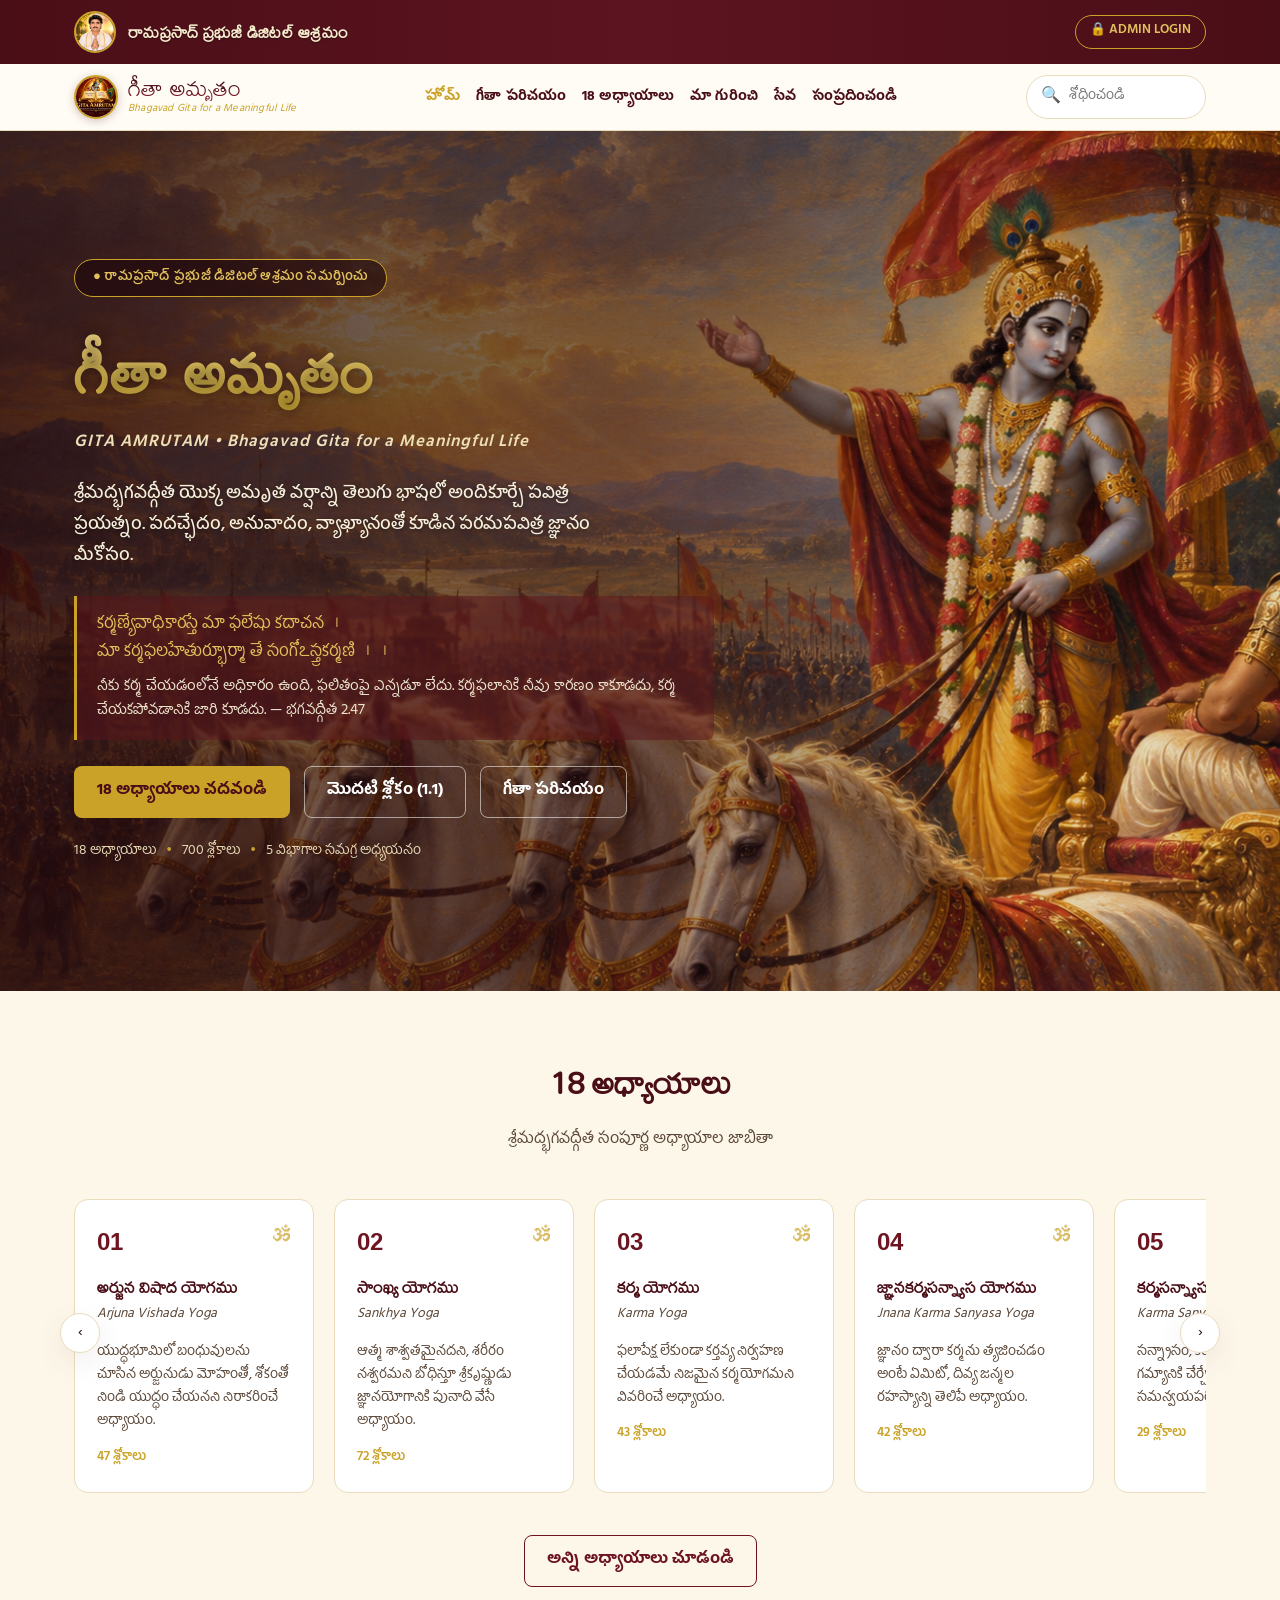
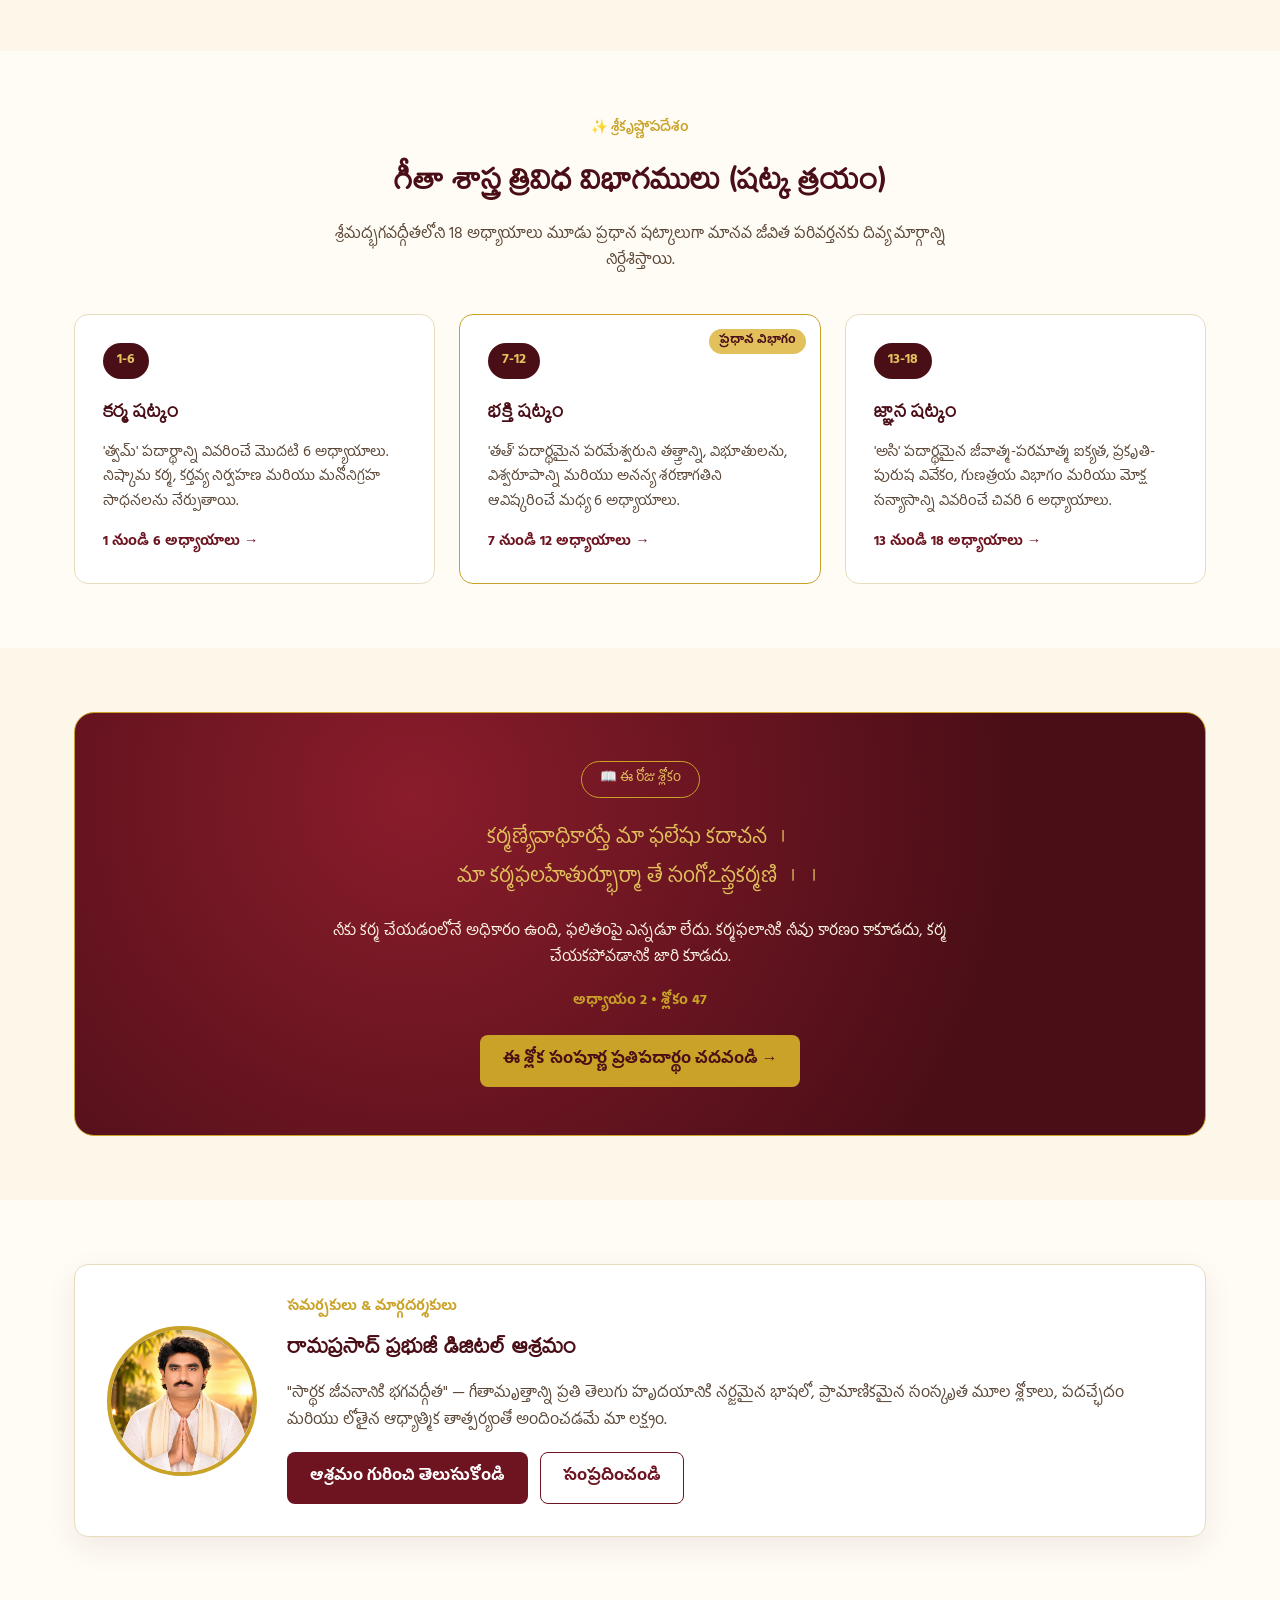
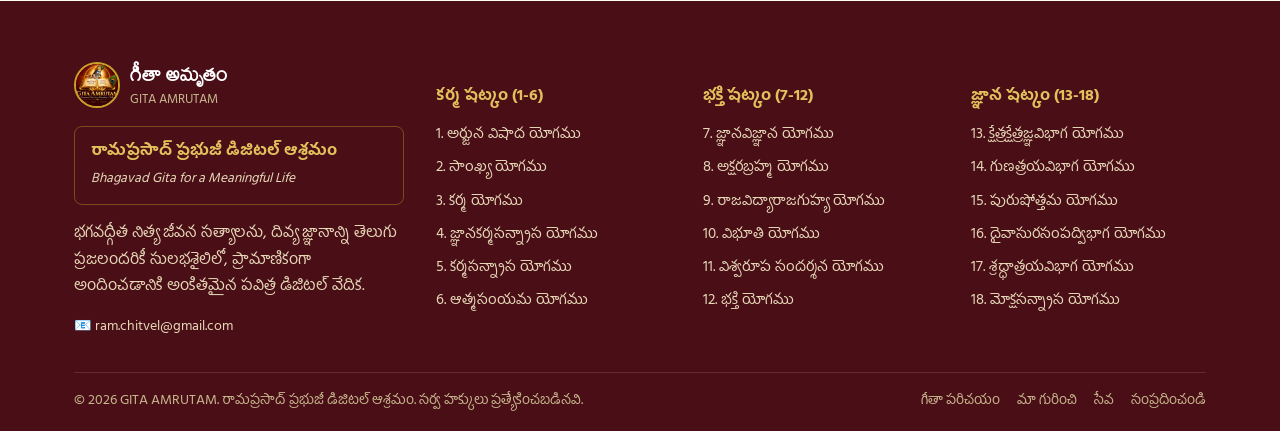
<file: index.html>
<!DOCTYPE html>
<html lang="te">
<head>
<meta charset="UTF-8">
<meta name="viewport" content="width=device-width, initial-scale=1.0">
<title>గీతా అమృతం — Bhagavad Gita for a Meaningful Life</title>
<meta name="description" content="శ్రీమద్భగవద్గీత యొక్క అమృత వర్షాన్ని తెలుగు భాషలో అందించే పవిత్ర ప్రయత్నం.">
<link rel="icon" href="assets/logo.png">
<link rel="stylesheet" href="css/style.css">
</head>
<body>

<div id="site-header"></div>

<section class="hero">
  <div class="container">
    <div class="hero-inner">
      <span class="badge">● రామప్రసాద్ ప్రభుజీ డిజిటల్ ఆశ్రమం సమర్పించు</span>
      <h1>గీతా అమృతం</h1>
      <div class="eng-sub">GITA AMRUTAM • Bhagavad Gita for a Meaningful Life</div>
      <p class="lead">శ్రీమద్భగవద్గీత యొక్క అమృత వర్షాన్ని తెలుగు భాషలో అందికూర్చే పవిత్ర ప్రయత్నం. పదచ్ఛేదం, అనువాదం, వ్యాఖ్యానంతో కూడిన పరమపవిత్ర జ్ఞానం మీకోసం.</p>
      <div class="verse-quote">
        <div class="sk">కర్మణ్యేవాధికారస్తే మా ఫలేషు కదాచన ।<br>మా కర్మఫలహేతుర్భూర్మా తే సంగోఽస్త్వకర్మణి ।।</div>
        <div class="mn">నీకు కర్మ చేయడంలోనే అధికారం ఉంది, ఫలితంపై ఎన్నడూ లేదు. కర్మఫలానికి నీవు కారణం కాకూడదు, కర్మ చేయకపోవడానికి జారి కూడదు. — భగవద్గీత 2.47</div>
      </div>
      <div class="hero-actions">
        <a href="chapters.html" class="btn btn-gold">18 అధ్యాయాలు చదవండి</a>
        <a href="verse.html?ch=1&v=1" class="btn btn-outline-light">మొదటి శ్లోకం (1.1)</a>
        <a href="parichayam.html" class="btn btn-outline-light">గీతా పరిచయం</a>
      </div>
      <div class="hero-stats">
        <span>18 అధ్యాయాలు</span>
        <span>700 శ్లోకాలు</span>
        <span>5 విభాగాల సమగ్ర అధ్యయనం</span>
      </div>
    </div>
  </div>
</section>

<section>
  <div class="container">
    <div class="section-head">
      <h2>18 అధ్యాయాలు</h2>
      <p>శ్రీమద్భగవద్గీత సంపూర్ణ అధ్యాయాల జాబితా</p>
    </div>
    <div class="carousel-wrap">
      <div class="carousel-arrow left" onclick="scrollCarousel('home-carousel',-1)">‹</div>
      <div class="carousel" id="home-carousel"></div>
      <div class="carousel-arrow right" onclick="scrollCarousel('home-carousel',1)">›</div>
    </div>
    <div class="text-center mt-24">
      <a href="chapters.html" class="btn btn-outline">అన్ని అధ్యాయాలు చూడండి</a>
    </div>
  </div>
</section>

<section style="background:var(--cream-2);">
  <div class="container">
    <div class="section-head">
      <span class="eyebrow">✨ శ్రీకృష్ణోపదేశం</span>
      <h2>గీతా శాస్త్ర త్రివిధ విభాగములు (షట్క త్రయం)</h2>
      <p>శ్రీమద్భగవద్గీతలోని 18 అధ్యాయాలు మూడు ప్రధాన షట్కాలుగా మానవ జీవిత పరివర్తనకు దివ్య మార్గాన్ని నిర్దేశిస్తాయి.</p>
    </div>
    <div class="grid-3" id="shatka-grid">
      <div class="shatka-card">
        <span class="shatka-badge">1-6</span>
        <h3>కర్మ షట్కం</h3>
        <p>'త్వమ్‌' పదార్థాన్ని వివరించే మొదటి 6 అధ్యాయాలు. నిష్కామ కర్మ, కర్తవ్య నిర్వహణ మరియు మనోనిగ్రహ సాధనలను నేర్పుతాయి.</p>
        <a class="link" href="chapters.html">1 నుండి 6 అధ్యాయాలు →</a>
      </div>
      <div class="shatka-card featured">
        <span class="shatka-tag">ప్రధాన విభాగం</span>
        <span class="shatka-badge">7-12</span>
        <h3>భక్తి షట్కం</h3>
        <p>'తత్‌' పదార్థమైన పరమేశ్వరుని తత్త్వాన్ని, విభూతులను, విశ్వరూపాన్ని మరియు అనన్య శరణాగతిని ఆవిష్కరించే మధ్య 6 అధ్యాయాలు.</p>
        <a class="link" href="chapters.html">7 నుండి 12 అధ్యాయాలు →</a>
      </div>
      <div class="shatka-card">
        <span class="shatka-badge">13-18</span>
        <h3>జ్ఞాన షట్కం</h3>
        <p>'అసి' పదార్థమైన జీవాత్మ-పరమాత్మ ఐక్యత, ప్రకృతి-పురుష వివేకం, గుణత్రయ విభాగం మరియు మోక్ష సన్యాసాన్ని వివరించే చివరి 6 అధ్యాయాలు.</p>
        <a class="link" href="chapters.html">13 నుండి 18 అధ్యాయాలు →</a>
      </div>
    </div>
  </div>
</section>

<section>
  <div class="container">
    <div class="votd">
      <span class="pill">📖 ఈ రోజు శ్లోకం</span>
      <div class="sk">కర్మణ్యేవాధికారస్తే మా ఫలేషు కదాచన ।<br>మా కర్మఫలహేతుర్భూర్మా తే సంగోఽస్త్వకర్మణి ।।</div>
      <p class="mn">నీకు కర్మ చేయడంలోనే అధికారం ఉంది, ఫలితంపై ఎన్నడూ లేదు. కర్మఫలానికి నీవు కారణం కాకూడదు, కర్మ చేయకపోవడానికి జారి కూడదు.</p>
      <div class="ref">అధ్యాయం 2 • శ్లోకం 47</div>
      <a href="verse.html?ch=2&v=47" class="btn btn-gold">ఈ శ్లోక సంపూర్ణ ప్రతిపదార్థం చదవండి →</a>
    </div>
  </div>
</section>

<section style="background:var(--cream-2);">
  <div class="container">
    <div class="about-card">
      <img src="assets/profile.jpg" alt="రామప్రసాద్ ప్రభుజీ">
      <div>
        <div class="label">సమర్పకులు &amp; మార్గదర్శకులు</div>
        <h3>రామప్రసాద్ ప్రభుజీ డిజిటల్ ఆశ్రమం</h3>
        <p>"సార్థక జీవనానికి భగవద్గీత" — గీతామృత్తాన్ని ప్రతి తెలుగు హృదయానికి నర్జమైన భాషలో, ప్రామాణికమైన సంస్కృత మూల శ్లోకాలు, పదచ్ఛేదం మరియు లోతైన ఆధ్యాత్మిక తాత్పర్యంతో అందించడమే మా లక్ష్యం.</p>
        <div class="about-actions">
          <a href="about.html" class="btn btn-maroon">ఆశ్రమం గురించి తెలుసుకోండి</a>
          <a href="contact.html" class="btn btn-outline">సంప్రదించండి</a>
        </div>
      </div>
    </div>
  </div>
</section>

<div id="site-footer"></div>

<script src="js/data.js"></script>
<script src="js/main.js"></script>
<script>
  mountLayout("home");
  renderChapterCarousel("home-carousel");
</script>
</body>
</html>
</file>
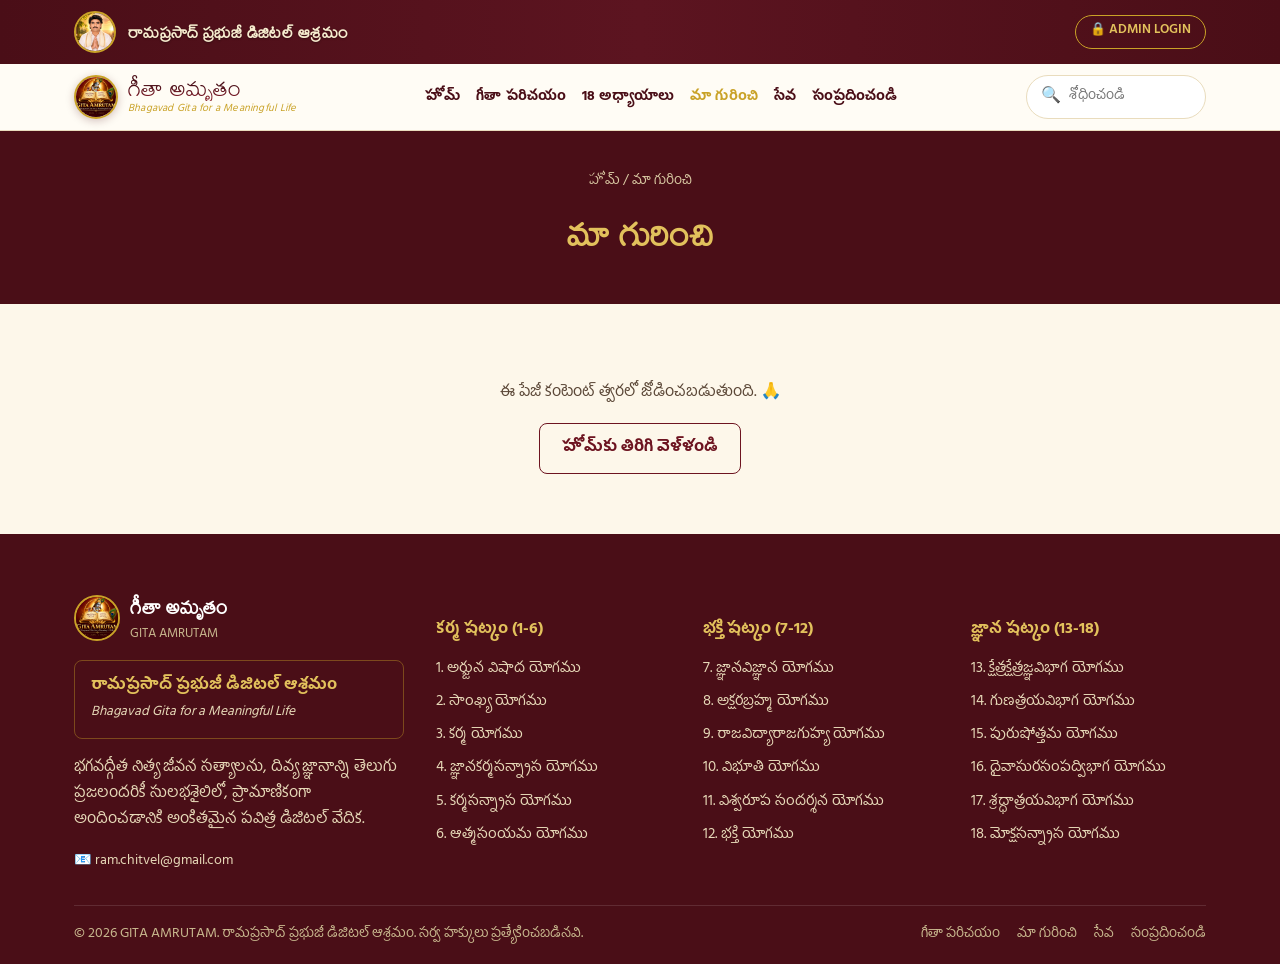
<file: about.html>
<!DOCTYPE html>
<html lang="te">
<head>
<meta charset="UTF-8">
<meta name="viewport" content="width=device-width, initial-scale=1.0">
<title>మా గురించి — గీతా అమృతం</title>
<link rel="icon" href="assets/logo.png">
<link rel="stylesheet" href="css/style.css">
</head>
<body>
<div id="site-header"></div>
<div class="page-header">
  <div class="container">
    <div class="crumb"><a href="index.html">హోమ్</a> / మా గురించి</div>
    <h1>మా గురించి</h1>
  </div>
</div>
<div class="container" style="padding:60px 24px;text-align:center;color:var(--ink-soft);">
  <p>ఈ పేజీ కంటెంట్ త్వరలో జోడించబడుతుంది. 🙏</p>
  <a href="index.html" class="btn btn-outline">హోమ్‌కు తిరిగి వెళ్ళండి</a>
</div>
<div id="site-footer"></div>
<script src="js/data.js"></script>
<script src="js/main.js"></script>
<script>mountLayout("about");</script>
</body>
</html>
</file>
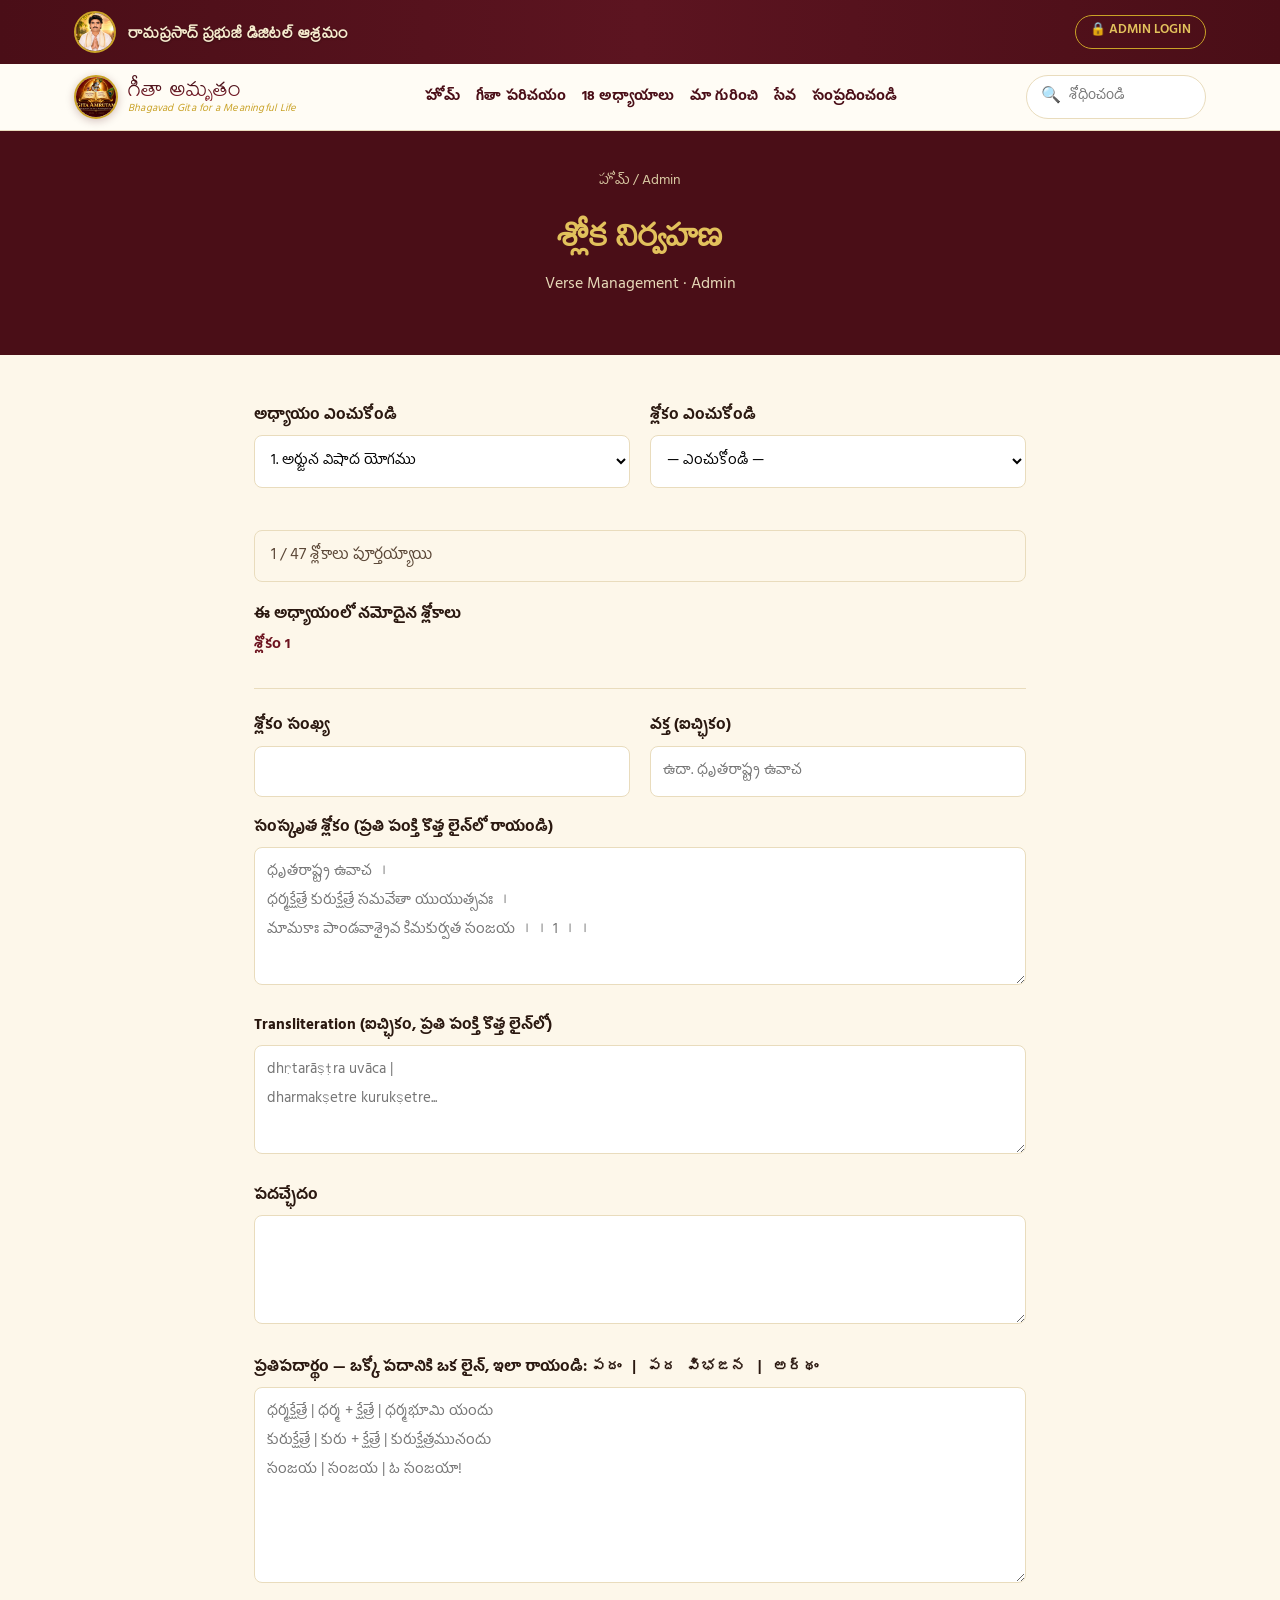
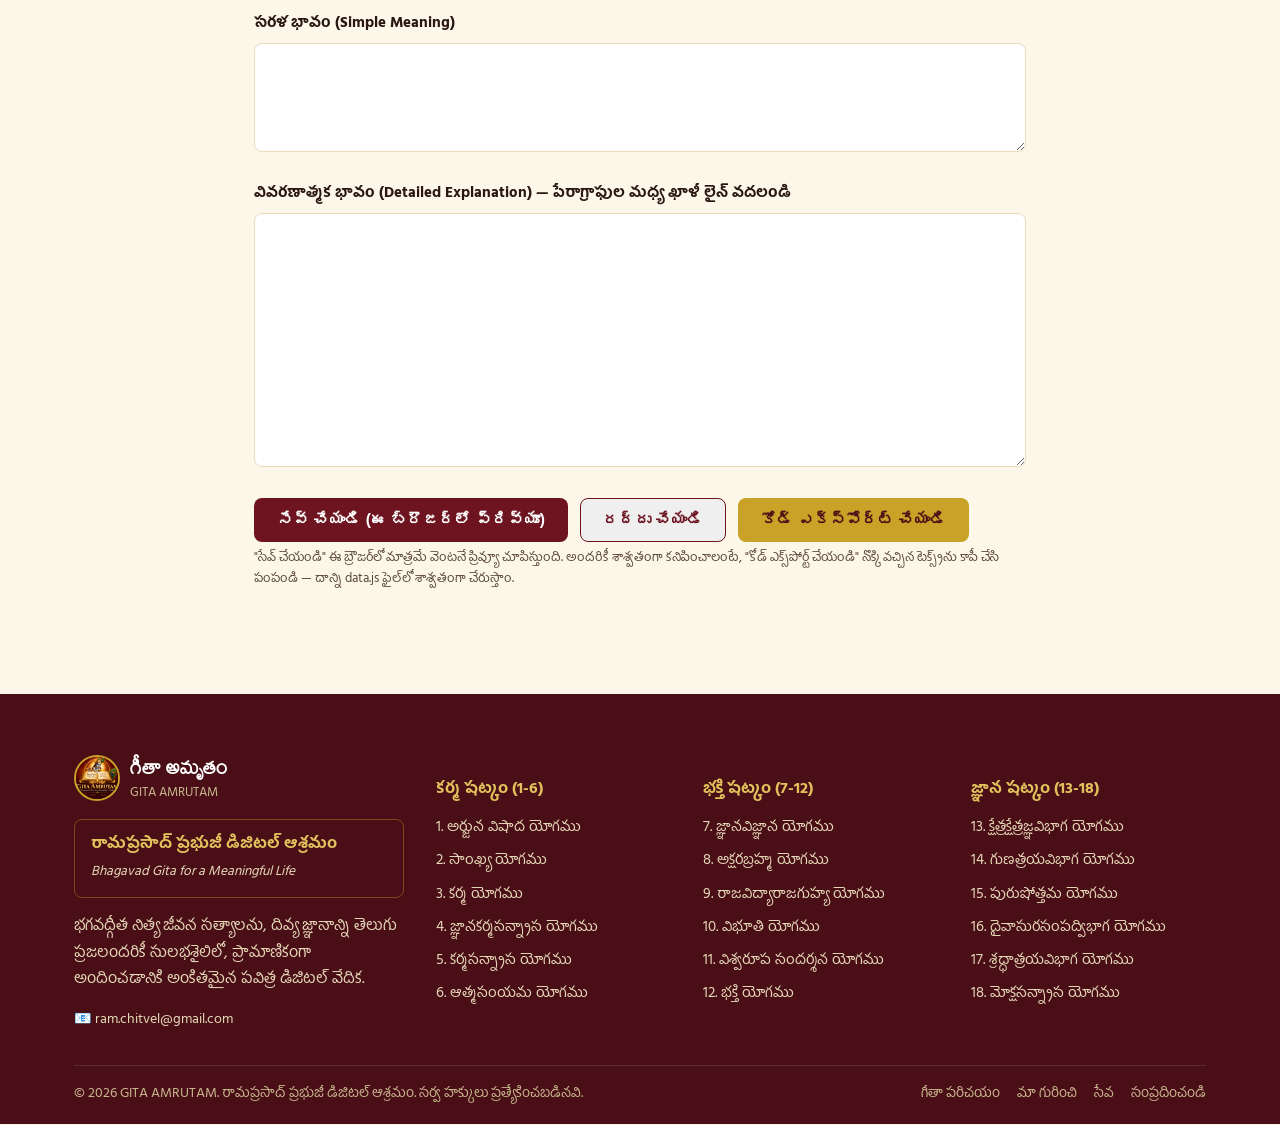
<file: admin.html>
<!DOCTYPE html>
<html lang="te">
<head>
<meta charset="UTF-8">
<meta name="viewport" content="width=device-width, initial-scale=1.0">
<title>శ్లోక నిర్వహణ — Admin</title>
<link rel="icon" href="assets/logo.png">
<link rel="stylesheet" href="css/style.css">
<style>
  .admin-wrap{max-width:820px;margin:0 auto;padding:50px 24px 90px;}
  .admin-wrap h1{color:var(--maroon);font-size:1.8rem;}
  .admin-wrap .sub{color:var(--gold);font-style:italic;margin-bottom:30px;}
  .field{margin-bottom:20px;}
  .field label{display:block;font-weight:700;color:var(--ink);margin-bottom:6px;font-size:0.92rem;}
  .field input, .field select, .field textarea{
    width:100%;padding:10px 12px;border:1px solid var(--border-soft);border-radius:8px;
    font-family:inherit;font-size:0.95rem;background:#fff;
  }
  .row2{display:grid;grid-template-columns:1fr 1fr;gap:20px;}
  .progress-box{border:1px solid var(--border-soft);border-radius:8px;padding:12px 16px;margin:22px 0;color:var(--ink-soft);}
  .existing-list{font-size:0.9rem;color:var(--ink-soft);margin-bottom:30px;}
  .existing-list a{color:var(--maroon);font-weight:700;margin-right:10px;}
  .code-out{width:100%;min-height:160px;font-family:monospace;font-size:0.82rem;margin-top:14px;}
  .btn-row{display:flex;gap:12px;flex-wrap:wrap;margin-top:10px;}
  .hint{font-size:0.82rem;color:var(--ink-soft);margin-top:6px;}
</style>
</head>
<body>

<div id="site-header"></div>

<div class="page-header">
  <div class="container">
    <div class="crumb"><a href="index.html">హోమ్</a> / Admin</div>
    <h1 style="color:var(--gold-light);">శ్లోక నిర్వహణ</h1>
    <p>Verse Management · Admin</p>
  </div>
</div>

<div class="admin-wrap">

  <div class="row2">
    <div class="field">
      <label>అధ్యాయం ఎంచుకోండి</label>
      <select id="admin-chapter"></select>
    </div>
    <div class="field">
      <label>శ్లోకం ఎంచుకోండి</label>
      <select id="admin-verse"></select>
    </div>
  </div>

  <div class="progress-box" id="admin-progress"></div>

  <div class="field">
    <label>ఈ అధ్యాయంలో నమోదైన శ్లోకాలు</label>
    <div class="existing-list" id="admin-existing">ఇంకా శ్లోకాలు నమోదు కాలేదు.</div>
  </div>

  <hr style="border:none;border-top:1px solid var(--border-soft);margin:26px 0;">

  <div class="row2">
    <div class="field">
      <label>శ్లోకం సంఖ్య</label>
      <input type="number" id="f-verse-num" min="1">
    </div>
    <div class="field">
      <label>వక్త (ఐచ్ఛికం)</label>
      <input type="text" id="f-speaker" placeholder="ఉదా. ధృతరాష్ట్ర ఉవాచ">
    </div>
  </div>

  <div class="field">
    <label>సంస్కృత శ్లోకం (ప్రతి పంక్తి కొత్త లైన్‌లో రాయండి)</label>
    <textarea id="f-sanskrit" rows="4" placeholder="ధృతరాష్ట్ర ఉవాచ ।&#10;ధర్మక్షేత్రే కురుక్షేత్రే సమవేతా యుయుత్సవః ।&#10;మామకాః పాండవాశ్చైవ కిమకుర్వత సంజయ ।। 1 ।।"></textarea>
  </div>

  <div class="field">
    <label>Transliteration (ఐచ్ఛికం, ప్రతి పంక్తి కొత్త లైన్‌లో)</label>
    <textarea id="f-translit" rows="3" placeholder="dhṛtarāṣṭra uvāca |&#10;dharmakṣetre kurukṣetre..."></textarea>
  </div>

  <div class="field">
    <label>పదచ్ఛేదం</label>
    <textarea id="f-padachedanam" rows="3"></textarea>
  </div>

  <div class="field">
    <label>ప్రతిపదార్థం — ఒక్కో పదానికి ఒక లైన్, ఇలా రాయండి: <code>పదం | పద విభజన | అర్థం</code></label>
    <textarea id="f-pratipadartham" rows="6" placeholder="ధర్మక్షేత్రే | ధర్మ + క్షేత్రే | ధర్మభూమి యందు&#10;కురుక్షేత్రే | కురు + క్షేత్రే | కురుక్షేత్రమునందు&#10;సంజయ | సంజయ | ఓ సంజయా!"></textarea>
  </div>

  <div class="field">
    <label>సరళ భావం (Simple Meaning)</label>
    <textarea id="f-translation" rows="3"></textarea>
  </div>

  <div class="field">
    <label>వివరణాత్మక భావం (Detailed Explanation) — పేరాగ్రాఫుల మధ్య ఖాళీ లైన్ వదలండి</label>
    <textarea id="f-commentary" rows="8"></textarea>
  </div>

  <div class="btn-row">
    <button class="btn btn-maroon" onclick="saveDraft()">సేవ్ చేయండి (ఈ బ్రౌజర్‌లో ప్రివ్యూ)</button>
    <button class="btn btn-outline" onclick="clearForm()">రద్దు చేయండి</button>
    <button class="btn btn-gold" onclick="exportCode()">కోడ్ ఎక్స్‌పోర్ట్ చేయండి</button>
  </div>
  <p class="hint">"సేవ్ చేయండి" ఈ బ్రౌజర్‌లో మాత్రమే వెంటనే ప్రివ్యూ చూపిస్తుంది. అందరికీ శాశ్వతంగా కనిపించాలంటే, "కోడ్ ఎక్స్‌పోర్ట్ చేయండి" నొక్కి వచ్చిన టెక్స్ట్‌ను కాపీ చేసి పంపండి — దాన్ని data.js ఫైల్‌లో శాశ్వతంగా చేరుస్తాం.</p>

  <textarea class="code-out" id="code-output" style="display:none;" readonly></textarea>
</div>

<div id="site-footer"></div>

<script src="js/data.js"></script>
<script src="js/main.js"></script>
<script>
  mountLayout("");

  function populateChapterSelect(){
    const sel = document.getElementById("admin-chapter");
    sel.innerHTML = CHAPTERS.map(c => `<option value="${c.n}">${c.n}. ${c.te}</option>`).join("");
    sel.onchange = onChapterChange;
    onChapterChange();
  }

  function onChapterChange(){
    const chNum = Number(document.getElementById("admin-chapter").value);
    const chapter = getChapter(chNum);
    const existing = versesForChapter(chNum);

    document.getElementById("admin-progress").textContent =
      `${existing.length} / ${chapter.verses} శ్లోకాలు పూర్తయ్యాయి`;

    const vSel = document.getElementById("admin-verse");
    let opts = `<option value="">— ఎంచుకోండి —</option>`;
    for(let i=1;i<=chapter.verses;i++){
      const has = existing.find(v=>v.verse===i);
      opts += `<option value="${i}">${has?"✓ ":""}శ్లోకం ${i}</option>`;
    }
    vSel.innerHTML = opts;
    vSel.onchange = onVerseChange;

    document.getElementById("admin-existing").innerHTML = existing.length
      ? existing.map(v => `<a href="verse.html?ch=${chNum}&v=${v.verse}" target="_blank">శ్లోకం ${v.verse}</a>`).join(" ")
      : "ఇంకా శ్లోకాలు నమోదు కాలేదు.";
  }

  function onVerseChange(){
    const chNum = Number(document.getElementById("admin-chapter").value);
    const vNum = Number(document.getElementById("admin-verse").value);
    if(!vNum) { clearForm(false); return; }
    const v = getVerse(chNum, vNum);
    document.getElementById("f-verse-num").value = vNum;
    document.getElementById("f-speaker").value = v ? (v.speaker||"") : "";
    document.getElementById("f-sanskrit").value = v ? v.sanskrit.join("\n") : "";
    document.getElementById("f-translit").value = v && v.transliteration ? v.transliteration.join("\n") : "";
    document.getElementById("f-padachedanam").value = v ? v.padachedanam : "";
    document.getElementById("f-pratipadartham").value = v && v.pratipadartham
      ? v.pratipadartham.map(r => `${r.word} | ${r.breakdown} | ${r.meaning}`).join("\n") : "";
    document.getElementById("f-translation").value = v ? v.translation : "";
    document.getElementById("f-commentary").value = v ? v.commentary.join("\n\n") : "";
  }

  function clearForm(resetVerseSelect=true){
    if(resetVerseSelect) document.getElementById("admin-verse").value = "";
    document.getElementById("f-verse-num").value = "";
    document.getElementById("f-speaker").value = "";
    document.getElementById("f-sanskrit").value = "";
    document.getElementById("f-translit").value = "";
    document.getElementById("f-padachedanam").value = "";
    document.getElementById("f-pratipadartham").value = "";
    document.getElementById("f-translation").value = "";
    document.getElementById("f-commentary").value = "";
  }

  function buildVerseObject(){
    const chNum = Number(document.getElementById("admin-chapter").value);
    const vNum = Number(document.getElementById("f-verse-num").value);
    if(!vNum){ alert("శ్లోకం సంఖ్య నమోదు చేయండి."); return null; }
    const pratipadaLines = document.getElementById("f-pratipadartham").value.split("\n").map(s=>s.trim()).filter(Boolean);
    const pratipadartham = pratipadaLines.map(line => {
      const parts = line.split("|").map(p=>p.trim());
      return { word: parts[0]||"", breakdown: parts[1]||"", meaning: parts[2]||"" };
    });
    const translitLines = document.getElementById("f-translit").value.split("\n").map(s=>s.trim()).filter(Boolean);
    return {
      key: chNum + "-" + vNum,
      obj: {
        chapter: chNum,
        verse: vNum,
        speaker: document.getElementById("f-speaker").value.trim(),
        sanskrit: document.getElementById("f-sanskrit").value.split("\n").map(s=>s.trim()).filter(Boolean),
        transliteration: translitLines,
        padachedanam: document.getElementById("f-padachedanam").value.trim(),
        pratipadartham: pratipadartham,
        translation: document.getElementById("f-translation").value.trim(),
        commentary: document.getElementById("f-commentary").value.split("\n\n").map(s=>s.trim()).filter(Boolean)
      }
    };
  }

  function saveDraft(){
    const built = buildVerseObject();
    if(!built) return;
    saveLocalDraft(built.key, built.obj);
    onChapterChange();
    if(confirm("ఈ బ్రౌజర్‌లో సేవ్ అయ్యింది! ఇప్పుడు ప్రివ్యూ చూడాలా?")){
      window.open(`verse.html?ch=${built.obj.chapter}&v=${built.obj.verse}`, "_blank");
    }
  }

  function exportCode(){
    const built = buildVerseObject();
    if(!built) return;
    const text = `  "${built.key}": ${JSON.stringify(built.obj, null, 2)},`;
    const out = document.getElementById("code-output");
    out.style.display = "block";
    out.value = text;
    out.select();
  }

  populateChapterSelect();
</script>
</body>
</html>
</file>
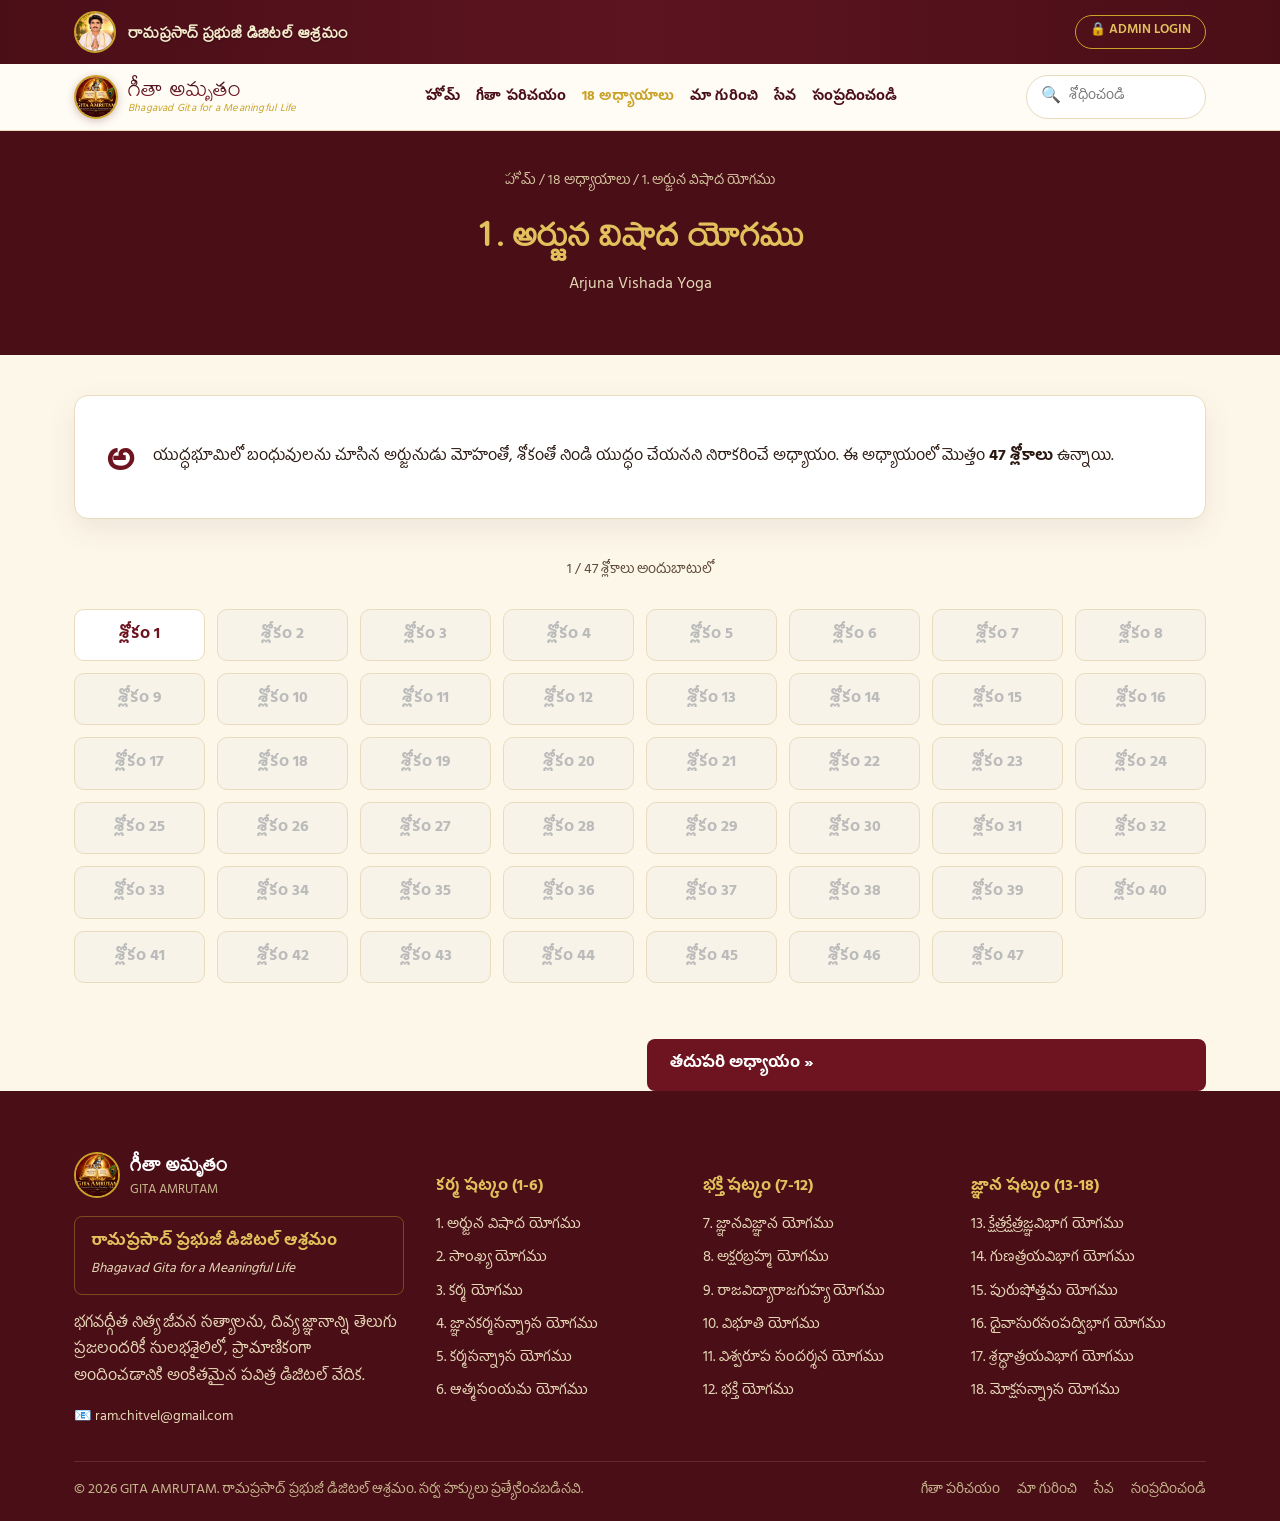
<file: chapter.html>
<!DOCTYPE html>
<html lang="te">
<head>
<meta charset="UTF-8">
<meta name="viewport" content="width=device-width, initial-scale=1.0">
<title>అధ్యాయం — గీతా అమృతం</title>
<link rel="icon" href="assets/logo.png">
<link rel="stylesheet" href="css/style.css">
</head>
<body>

<div id="site-header"></div>

<div class="page-header">
  <div class="container">
    <div class="crumb"><a href="index.html">హోమ్</a> / <a href="chapters.html">18 అధ్యాయాలు</a> / <span id="ph-crumb"></span></div>
    <h1 id="ph-title"></h1>
    <p id="ph-sub"></p>
  </div>
</div>

<div class="container" id="chapter-root">
  <div class="chapter-intro" id="chapter-intro-text"></div>
  <div class="verse-progress" id="verse-progress"></div>
  <div class="verse-list-grid" id="verse-grid"></div>

  <div class="verse-bottom-nav">
    <a id="chapter-prev" class="btn btn-outline">« మునుపటి అధ్యాయం</a>
    <a id="chapter-next" class="btn btn-maroon">తదుపరి అధ్యాయం »</a>
  </div>
</div>

<div id="site-footer"></div>

<script src="js/data.js"></script>
<script src="js/main.js"></script>
<script>
  mountLayout("chapters");
  renderChapterDetail();
  document.getElementById("ph-crumb").textContent = document.getElementById("ph-title").textContent;
</script>
</body>
</html>
</file>
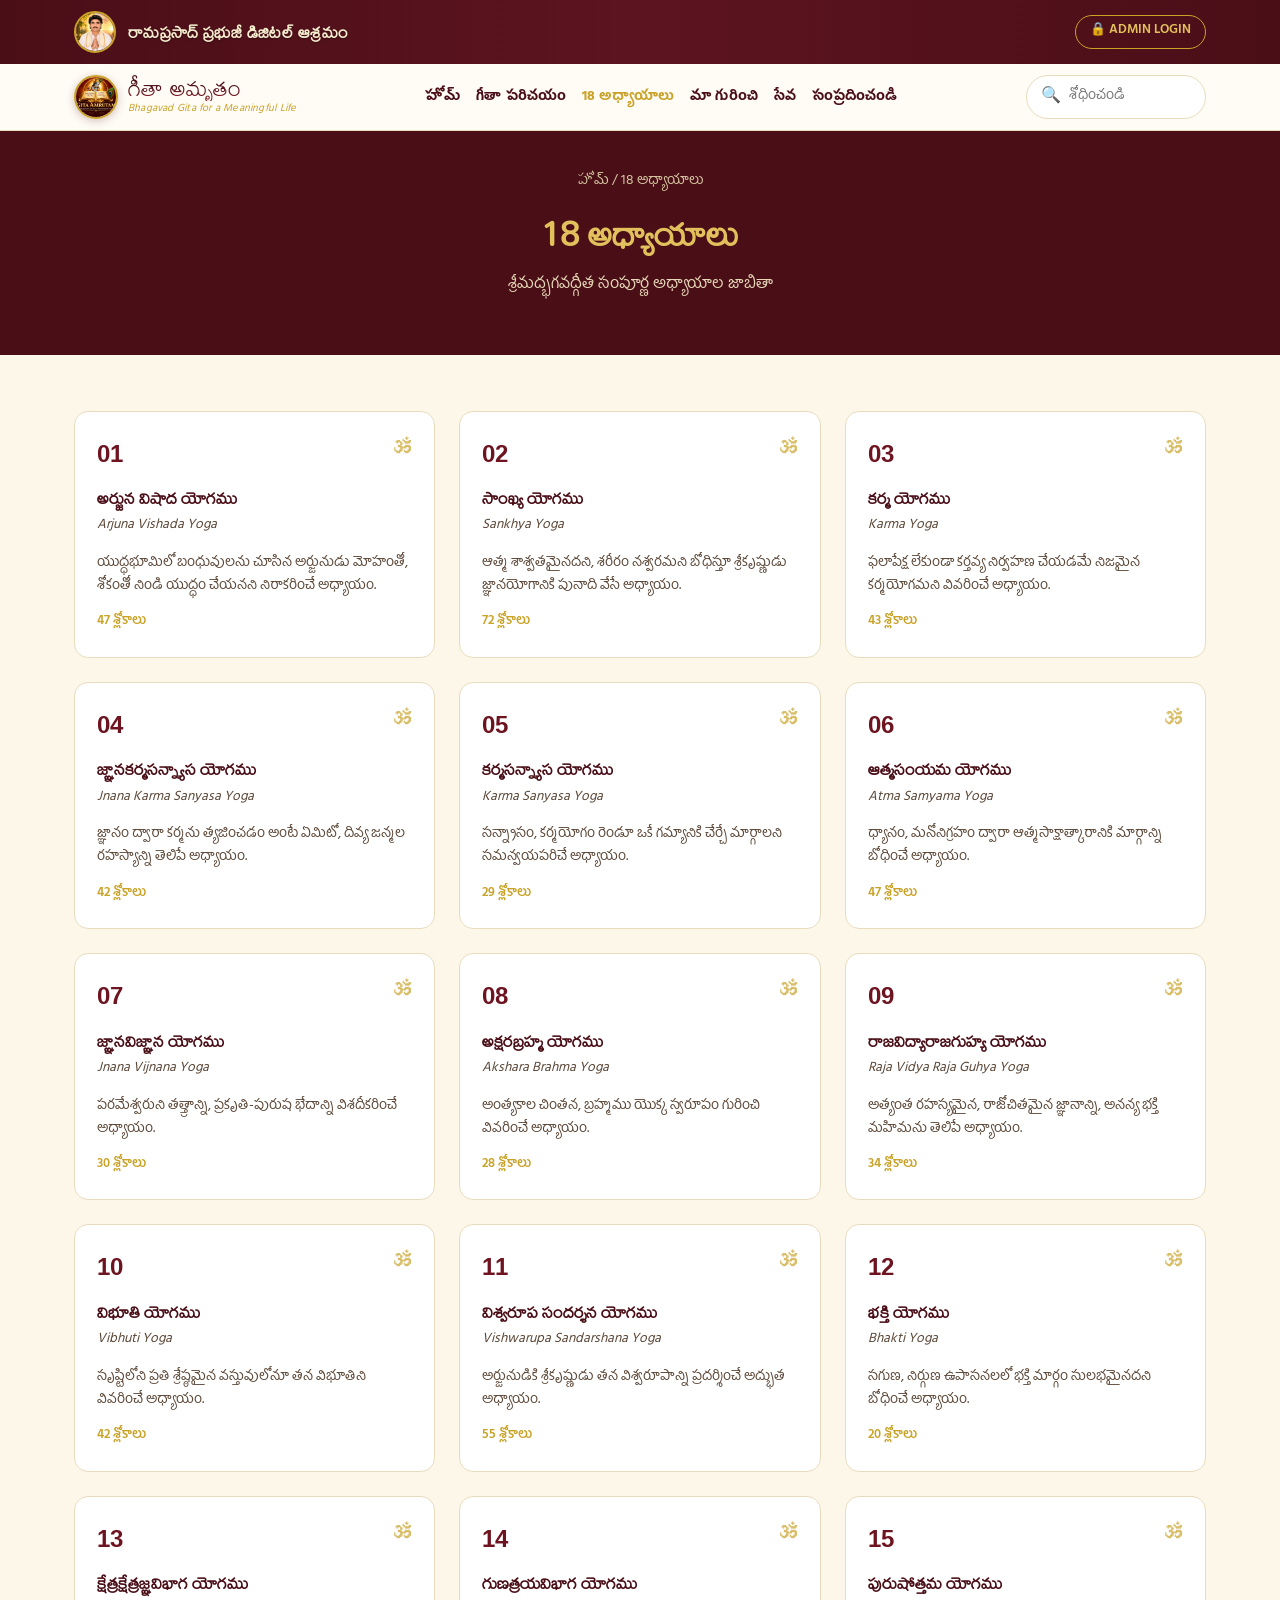
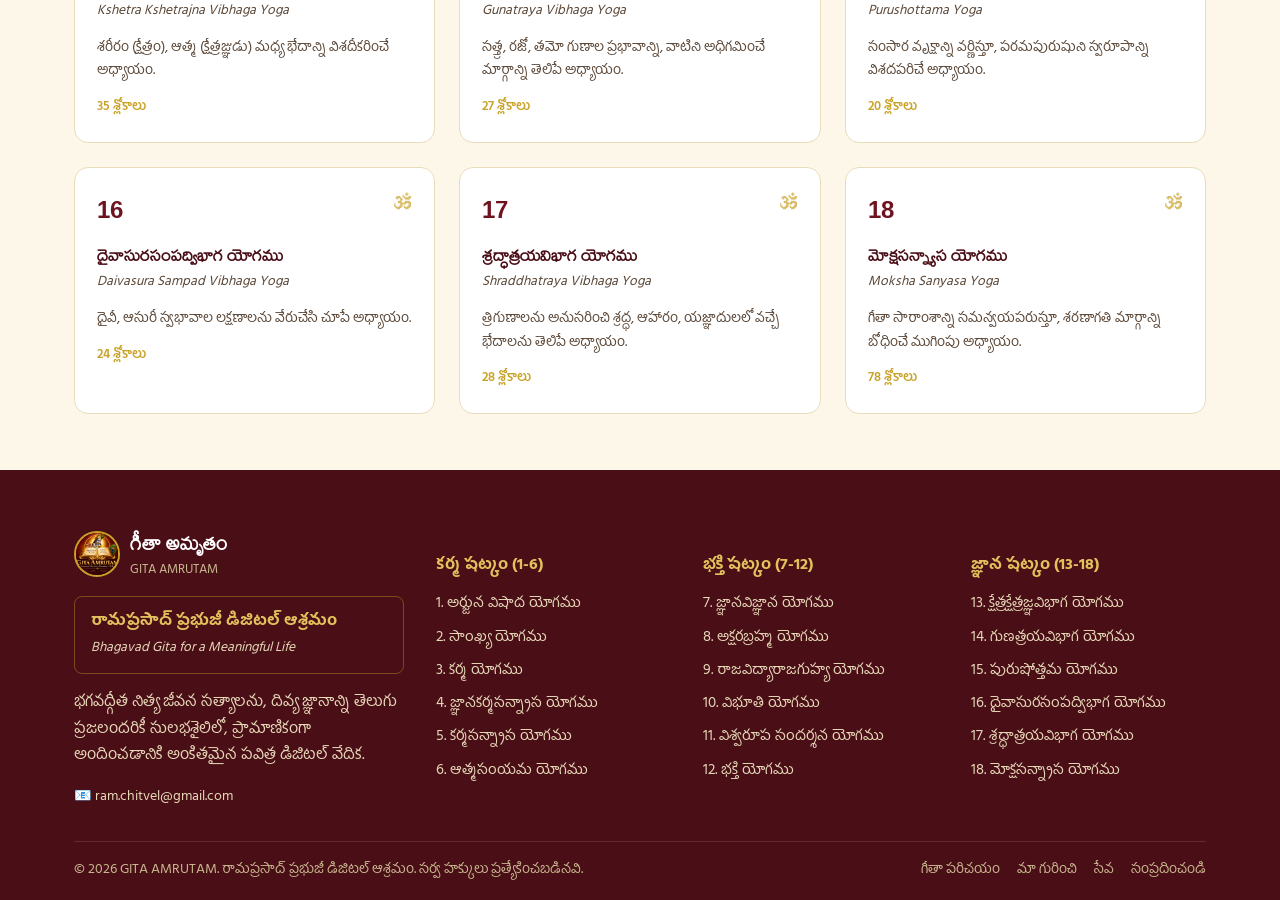
<file: chapters.html>
<!DOCTYPE html>
<html lang="te">
<head>
<meta charset="UTF-8">
<meta name="viewport" content="width=device-width, initial-scale=1.0">
<title>18 అధ్యాయాలు — గీతా అమృతం</title>
<link rel="icon" href="assets/logo.png">
<link rel="stylesheet" href="css/style.css">
</head>
<body>

<div id="site-header"></div>

<div class="page-header">
  <div class="container">
    <div class="crumb"><a href="index.html">హోమ్</a> / 18 అధ్యాయాలు</div>
    <h1>18 అధ్యాయాలు</h1>
    <p>శ్రీమద్భగవద్గీత సంపూర్ణ అధ్యాయాల జాబితా</p>
  </div>
</div>

<div class="container">
  <div class="chapters-grid" id="chapters-grid"></div>
</div>

<div id="site-footer"></div>

<script src="js/data.js"></script>
<script src="js/main.js"></script>
<script>
  mountLayout("chapters");
  renderChaptersGrid("chapters-grid");
</script>
</body>
</html>
</file>
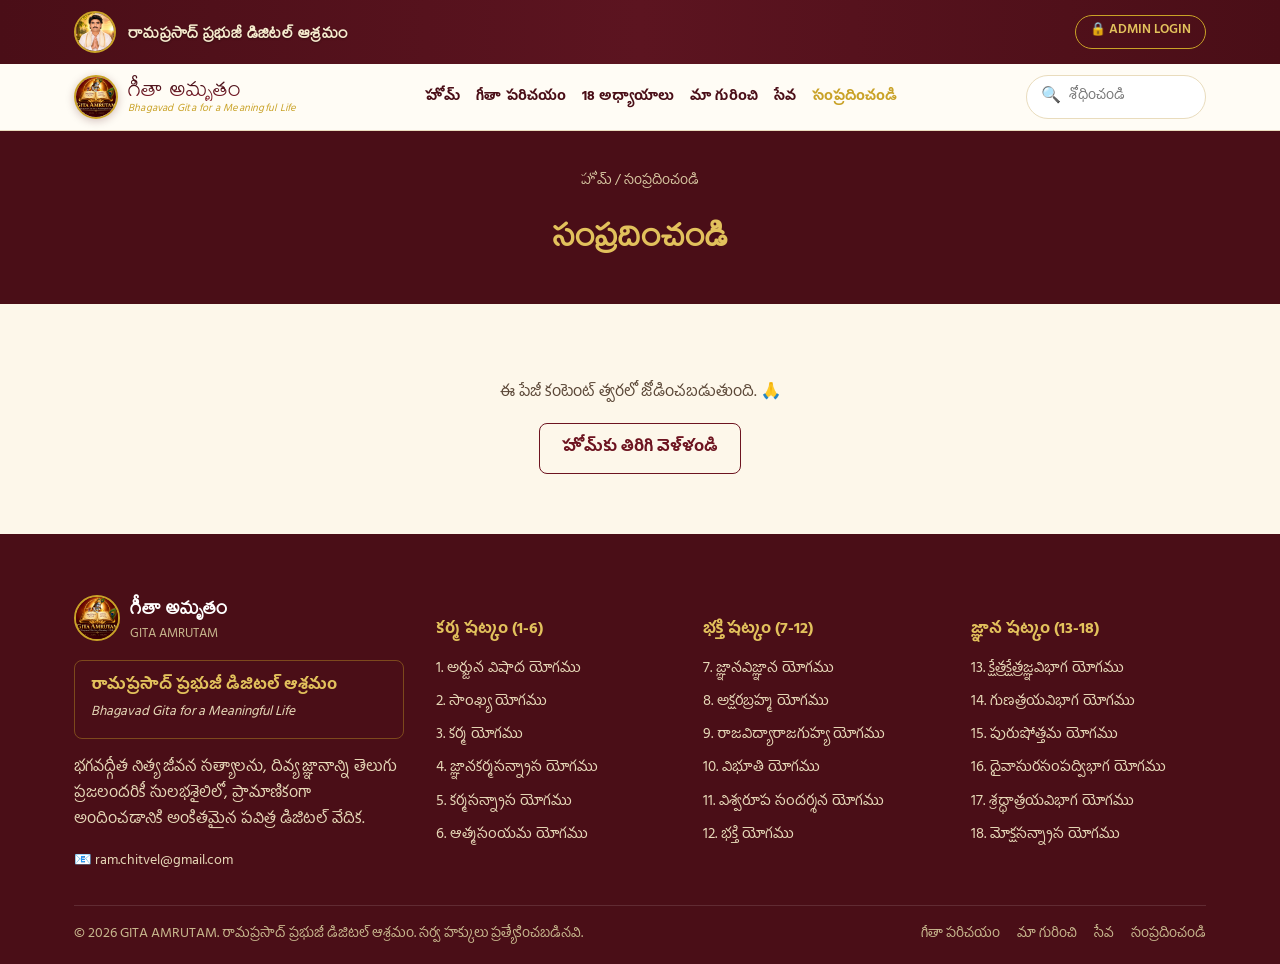
<file: contact.html>
<!DOCTYPE html>
<html lang="te">
<head>
<meta charset="UTF-8">
<meta name="viewport" content="width=device-width, initial-scale=1.0">
<title>సంప్రదించండి — గీతా అమృతం</title>
<link rel="icon" href="assets/logo.png">
<link rel="stylesheet" href="css/style.css">
</head>
<body>
<div id="site-header"></div>
<div class="page-header">
  <div class="container">
    <div class="crumb"><a href="index.html">హోమ్</a> / సంప్రదించండి</div>
    <h1>సంప్రదించండి</h1>
  </div>
</div>
<div class="container" style="padding:60px 24px;text-align:center;color:var(--ink-soft);">
  <p>ఈ పేజీ కంటెంట్ త్వరలో జోడించబడుతుంది. 🙏</p>
  <a href="index.html" class="btn btn-outline">హోమ్‌కు తిరిగి వెళ్ళండి</a>
</div>
<div id="site-footer"></div>
<script src="js/data.js"></script>
<script src="js/main.js"></script>
<script>mountLayout("contact");</script>
</body>
</html>
</file>
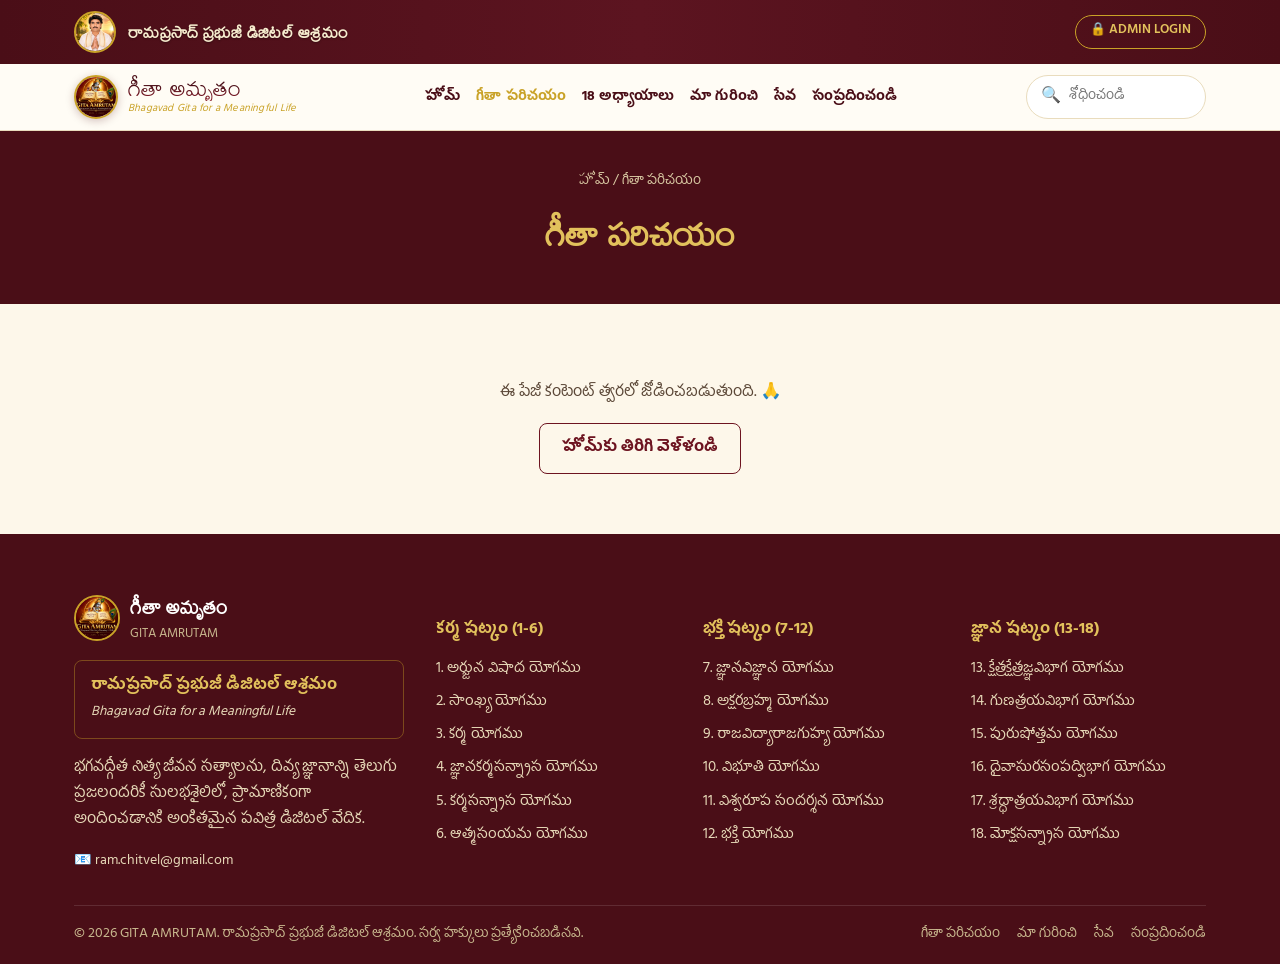
<file: parichayam.html>
<!DOCTYPE html>
<html lang="te">
<head>
<meta charset="UTF-8">
<meta name="viewport" content="width=device-width, initial-scale=1.0">
<title>గీతా పరిచయం — గీతా అమృతం</title>
<link rel="icon" href="assets/logo.png">
<link rel="stylesheet" href="css/style.css">
</head>
<body>
<div id="site-header"></div>
<div class="page-header">
  <div class="container">
    <div class="crumb"><a href="index.html">హోమ్</a> / గీతా పరిచయం</div>
    <h1>గీతా పరిచయం</h1>
  </div>
</div>
<div class="container" style="padding:60px 24px;text-align:center;color:var(--ink-soft);">
  <p>ఈ పేజీ కంటెంట్ త్వరలో జోడించబడుతుంది. 🙏</p>
  <a href="index.html" class="btn btn-outline">హోమ్‌కు తిరిగి వెళ్ళండి</a>
</div>
<div id="site-footer"></div>
<script src="js/data.js"></script>
<script src="js/main.js"></script>
<script>mountLayout("intro");</script>
</body>
</html>
</file>
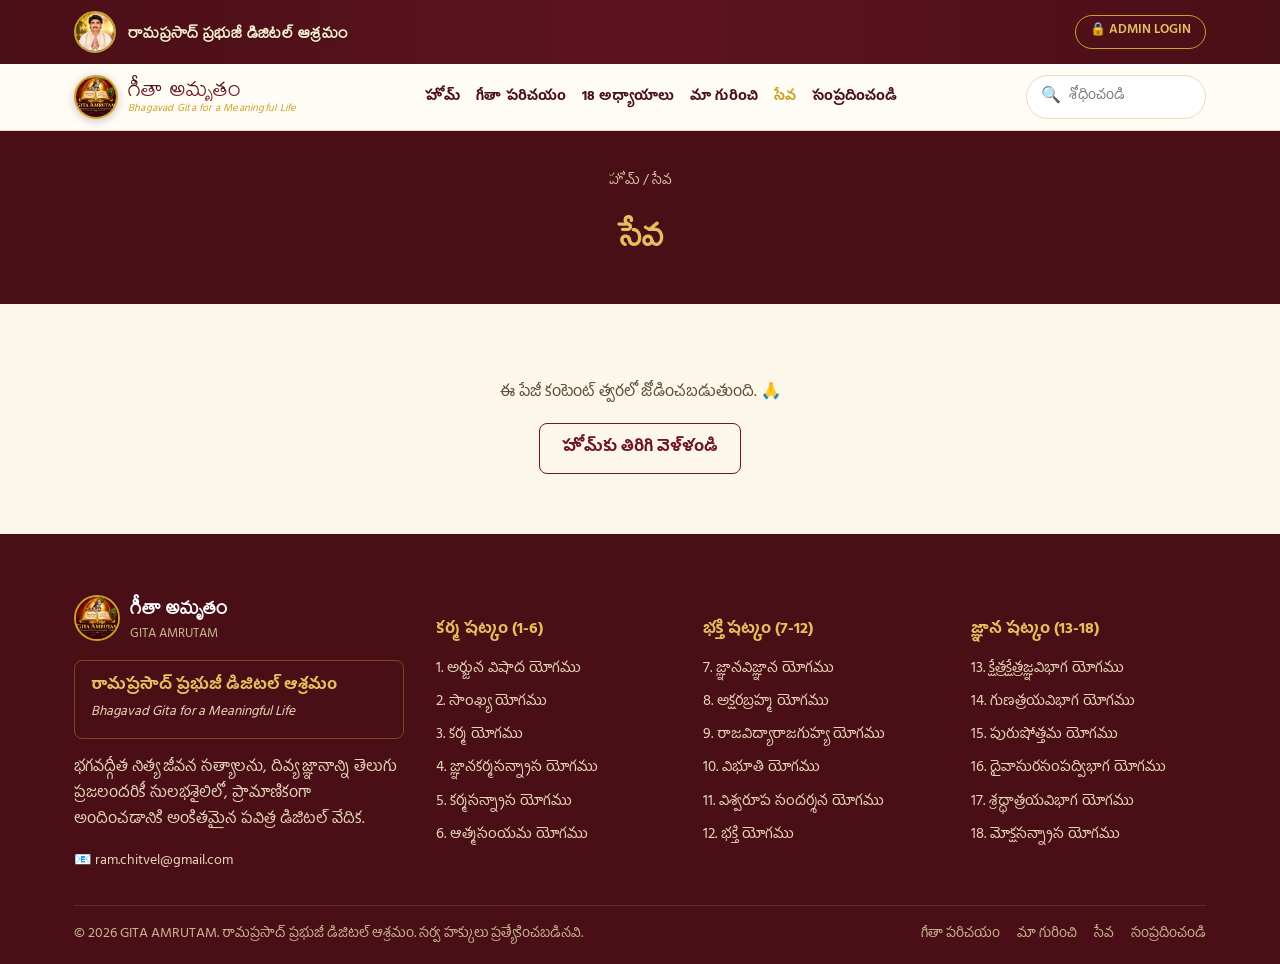
<file: seva.html>
<!DOCTYPE html>
<html lang="te">
<head>
<meta charset="UTF-8">
<meta name="viewport" content="width=device-width, initial-scale=1.0">
<title>సేవ — గీతా అమృతం</title>
<link rel="icon" href="assets/logo.png">
<link rel="stylesheet" href="css/style.css">
</head>
<body>
<div id="site-header"></div>
<div class="page-header">
  <div class="container">
    <div class="crumb"><a href="index.html">హోమ్</a> / సేవ</div>
    <h1>సేవ</h1>
  </div>
</div>
<div class="container" style="padding:60px 24px;text-align:center;color:var(--ink-soft);">
  <p>ఈ పేజీ కంటెంట్ త్వరలో జోడించబడుతుంది. 🙏</p>
  <a href="index.html" class="btn btn-outline">హోమ్‌కు తిరిగి వెళ్ళండి</a>
</div>
<div id="site-footer"></div>
<script src="js/data.js"></script>
<script src="js/main.js"></script>
<script>mountLayout("seva");</script>
</body>
</html>
</file>
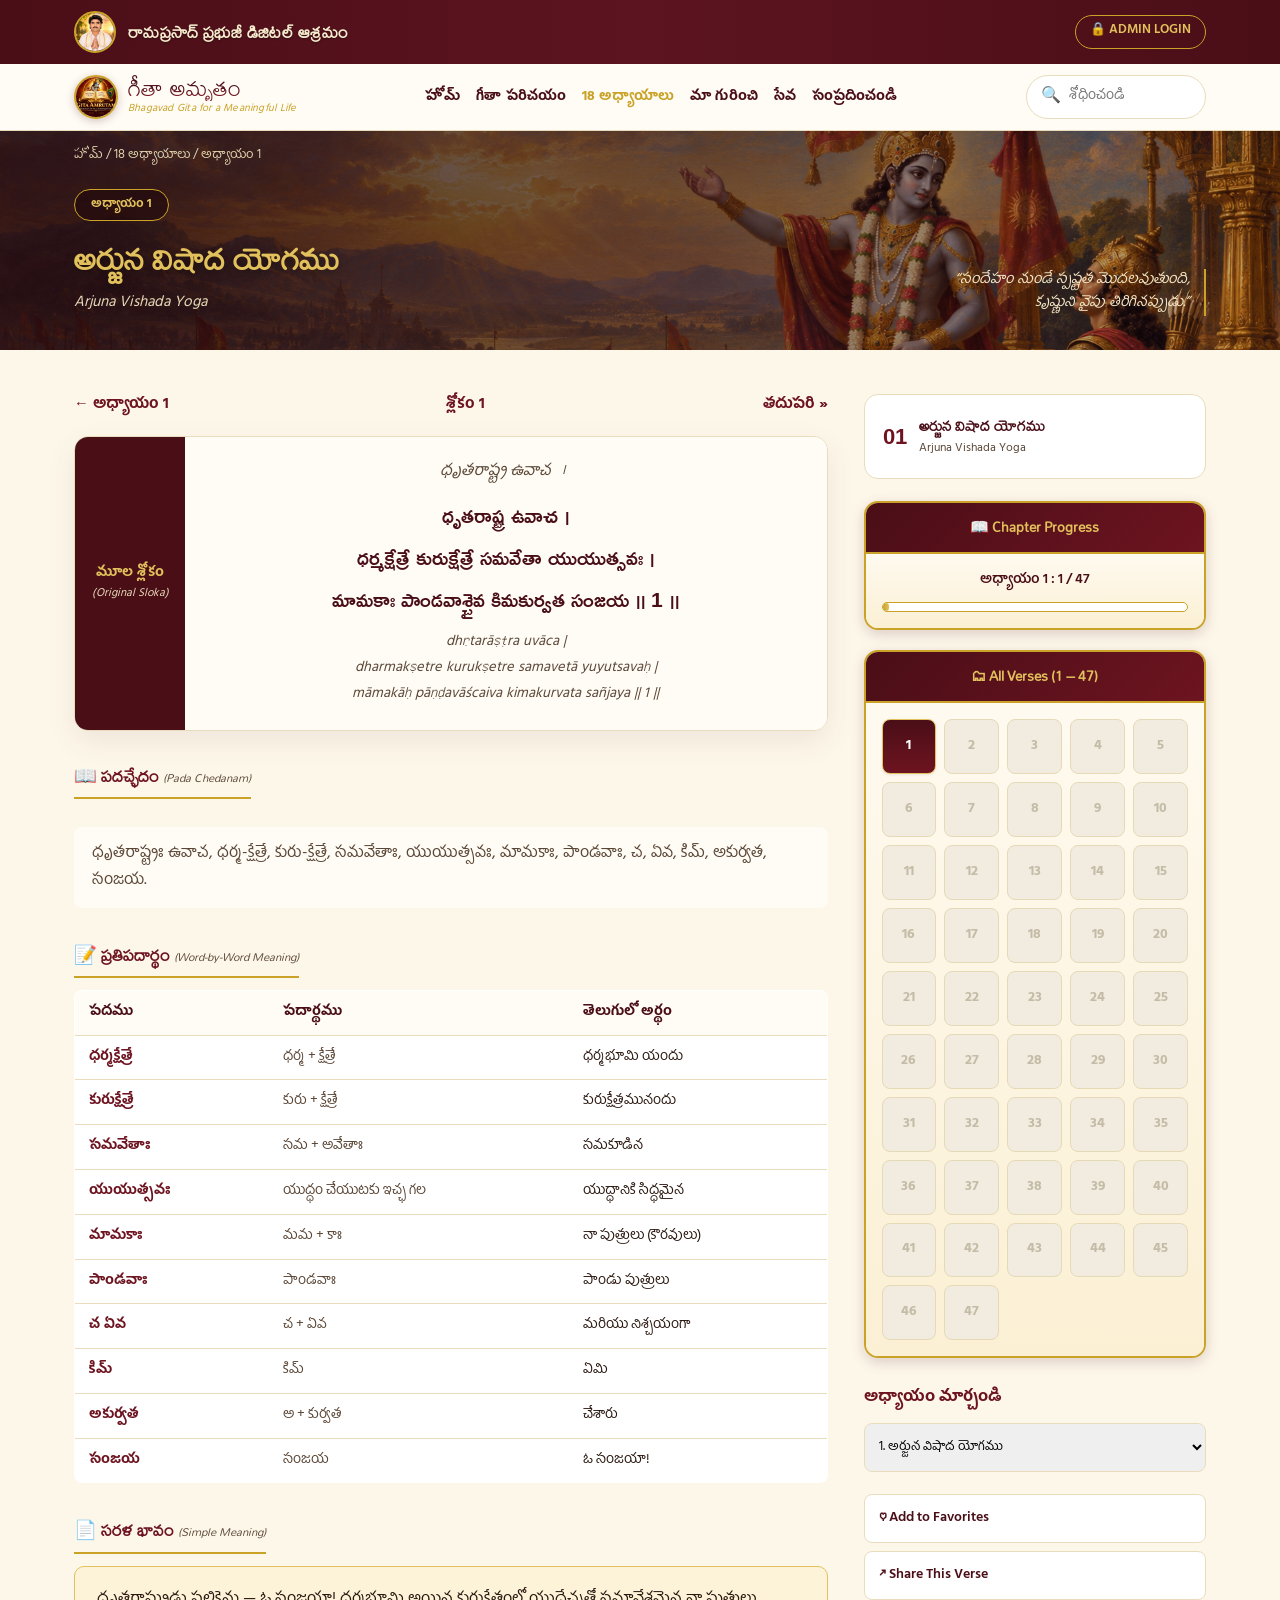
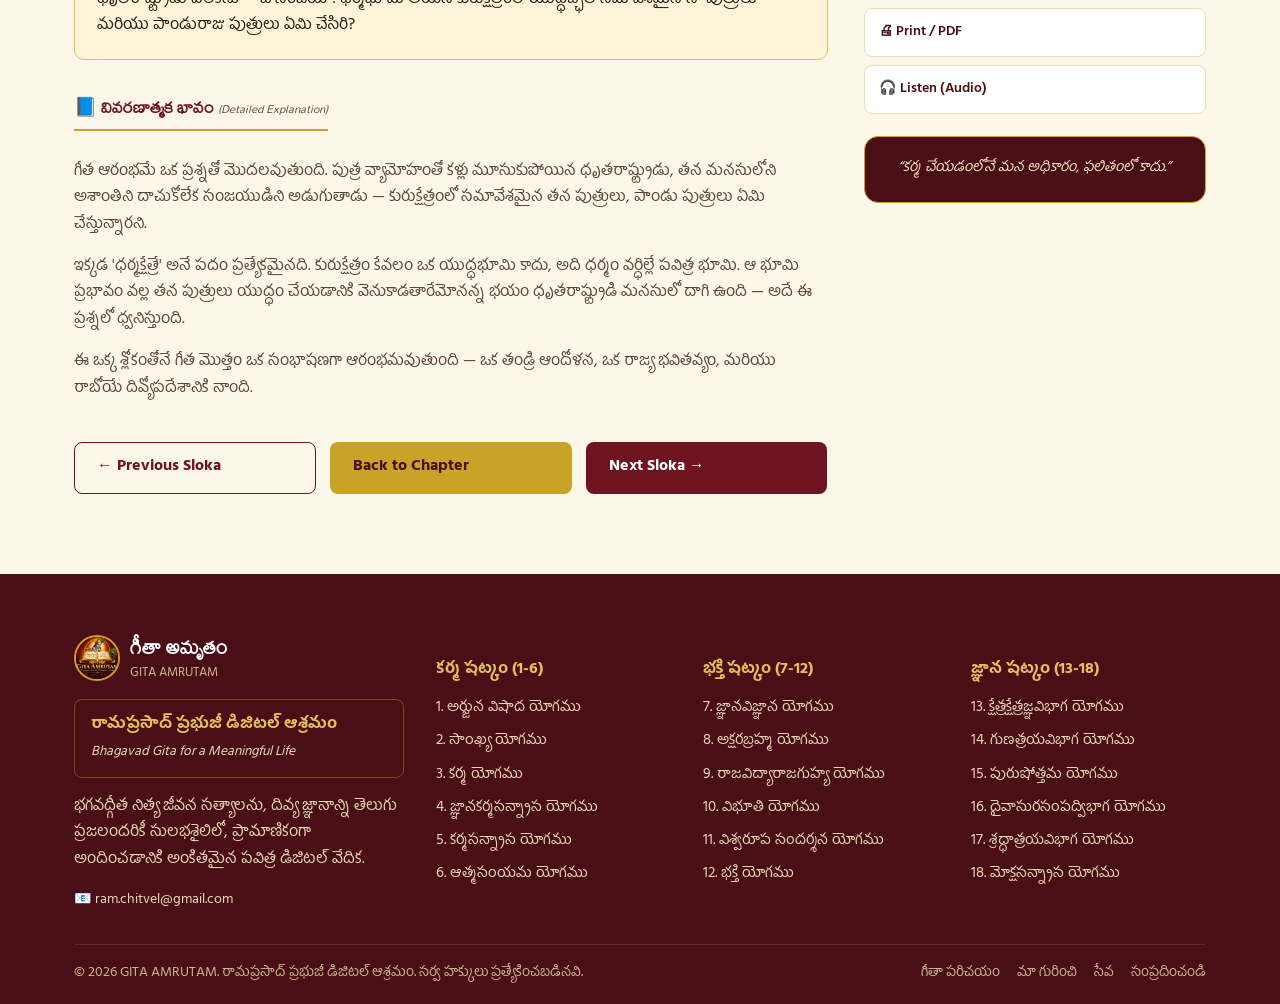
<file: verse.html>
<!DOCTYPE html>
<html lang="te">
<head>
<meta charset="UTF-8">
<meta name="viewport" content="width=device-width, initial-scale=1.0">
<title>శ్లోకం — గీతా అమృతం</title>
<link rel="icon" href="assets/logo.png">
<link rel="stylesheet" href="css/style.css">
</head>
<body>

<div id="site-header"></div>

<div id="chapter-banner" class="chapter-banner"></div>

<div class="container">
  <div class="verse-layout">
    <div class="verse-main" id="verse-root"></div>
    <aside class="sidebar">
      <div class="side-chapter-wrap" id="side-chapter"></div>

      <div class="royal-panel">
        <div class="royal-panel-header">📖 Chapter Progress</div>
        <div class="royal-panel-body" id="progress-body"></div>
      </div>

      <div class="royal-panel">
        <div class="royal-panel-header" id="verses-panel-title">🗂 All Verses</div>
        <div class="royal-panel-body">
          <div class="jump-grid" id="jump-grid"></div>
        </div>
      </div>

      <h5>అధ్యాయం మార్చండి</h5>
      <select class="chapter-select" id="chapter-select"></select>

      <div class="sidebar-actions">
        <button class="side-action-btn" onclick="sidebarComingSoon()">♡ Add to Favorites</button>
        <button class="side-action-btn" onclick="sidebarShare()">↗ Share This Verse</button>
        <button class="side-action-btn" onclick="sidebarPrint()">🖨 Print / PDF</button>
        <button class="side-action-btn" onclick="sidebarComingSoon()">🎧 Listen (Audio)</button>
      </div>

      <div class="side-quote-box" id="side-quote"></div>
    </aside>
  </div>
</div>

<div id="site-footer"></div>

<script src="js/data.js"></script>
<script src="js/main.js"></script>
<script>
  mountLayout("chapters");
  renderVerseDetail();
</script>
</body>
</html>
</file>
<file: css/style.css>
@import url('https://fonts.googleapis.com/css2?family=Mallanna&family=Ramabhadra&family=Hind+Guntur:wght@400;500;600;700&display=swap');

:root{
  --maroon-dark:#4a0e17;
  --maroon:#6d1420;
  --maroon-light:#8a1c2b;
  --gold:#c9a227;
  --gold-light:#e2c15c;
  --cream:#fdf7ea;
  --cream-2:#fffcf5;
  --ink:#2a1810;
  --ink-soft:#5a4636;
  --border-soft:#e9dcbd;
  --shadow:0 10px 30px rgba(74,14,23,0.08);
  --radius:14px;
  --max-width:1180px;
}

*{box-sizing:border-box;}
html{scroll-behavior:smooth;}
body{
  margin:0;
  font-family:'Hind Guntur',sans-serif;
  background:var(--cream);
  color:var(--ink);
  line-height:1.65;
}
h1,h2,h3,h4,.display{
  font-family:'Mallanna','Ramabhadra','Hind Guntur',sans-serif;
  color:var(--maroon-dark);
  margin:0;
}
a{color:inherit;text-decoration:none;}
img{max-width:100%;display:block;}
.container{max-width:var(--max-width);margin:0 auto;padding:0 24px;}

/* ---------- Top bar ---------- */
.topbar{
  background:linear-gradient(90deg,var(--maroon-dark),#5c1420,var(--maroon-dark));
  color:#f4e9c9;
  font-size:1rem;
}
.topbar .container{
  display:flex;align-items:center;justify-content:space-between;
  padding-top:11px;padding-bottom:11px;
}
.topbar-left{display:flex;align-items:center;gap:12px;}
.topbar-left img{width:42px;height:42px;border-radius:50%;border:2px solid var(--gold);object-fit:cover;flex-shrink:0;}
.topbar-left span{
  font-family:'Mallanna','Hind Guntur',sans-serif;
  font-weight:600;
  font-size:1.15rem;
  letter-spacing:0.015em;
  color:#f6ecce;
  text-shadow:0 1px 2px rgba(0,0,0,.35);
}
.admin-btn{
  display:inline-flex;align-items:center;gap:6px;
  border:1px solid var(--gold);color:var(--gold-light);
  padding:5px 14px;border-radius:999px;font-size:0.8rem;font-weight:600;
  transition:background .2s,color .2s;
}
.admin-btn:hover{background:var(--gold);color:var(--maroon-dark);}

/* ---------- Navbar ---------- */
.navbar{background:var(--cream-2);border-bottom:1px solid var(--border-soft);position:sticky;top:0;z-index:50;}
.navbar-top{display:flex;align-items:center;justify-content:space-between;gap:18px;padding-top:11px;padding-bottom:11px;flex-wrap:nowrap;}
.brand{display:flex;align-items:center;gap:10px;flex-shrink:0;}
.brand img{
  width:44px;height:44px;border-radius:50%;object-fit:cover;
  border:2px solid var(--gold);box-shadow:0 2px 8px rgba(74,14,23,.25);
  flex-shrink:0;
}
.brand-title{
  font-family:'Mallanna','Ramabhadra',sans-serif;
  font-size:1.5rem;
  color:var(--maroon-dark);
  line-height:1.1;
  letter-spacing:0.01em;
  background:linear-gradient(180deg,var(--maroon-dark) 40%,var(--maroon-light) 100%);
  -webkit-background-clip:text;background-clip:text;-webkit-text-fill-color:transparent;
}
.brand-sub{font-size:0.66rem;color:var(--gold);font-style:italic;letter-spacing:.02em;white-space:nowrap;}
.menu{
  display:flex;align-items:center;gap:16px;list-style:none;margin:0;padding:0;
  flex:1 1 auto;justify-content:center;min-width:0;
  overflow-x:auto;scrollbar-width:none;white-space:nowrap;
}
.menu::-webkit-scrollbar{display:none;}
.menu a{
  font-family:'Hind Guntur',sans-serif;
  font-weight:700;font-size:0.88rem;letter-spacing:0.005em;
  color:var(--maroon-dark);padding-bottom:3px;border-bottom:2px solid transparent;
  white-space:nowrap;flex-shrink:0;
  transition:color .15s,border-color .15s;
}
.menu a:hover,.menu a.active{color:var(--gold);border-bottom-color:var(--gold);}
.search-box{display:flex;align-items:center;gap:6px;border:1px solid var(--border-soft);border-radius:999px;padding:7px 14px;background:#fff;flex-shrink:0;width:180px;}
.search-box input{border:none;outline:none;font-family:inherit;font-size:0.85rem;width:100%;background:transparent;min-width:0;}
.mobile-search-btn,.mobile-menu-btn{
  display:none;align-items:center;justify-content:center;
  width:42px;height:42px;border-radius:50%;border:1px solid var(--border-soft);
  background:#fff;font-size:1.1rem;cursor:pointer;flex-shrink:0;
}
.mobile-menu-btn{border-radius:10px;}
.mobile-menu{display:none;background:#fff;border-top:1px solid var(--border-soft);}
.mobile-menu.open{display:block;}
.mobile-menu .menu{
  display:flex;flex-direction:column;gap:0;overflow:visible;padding:8px 24px 14px;
}
.mobile-menu .menu a{
  display:block;padding:12px 0;border-bottom:1px solid var(--border-soft);
  border-bottom-width:1px;font-size:1rem;
}
.mobile-menu .menu a:last-child{border-bottom:none;}
@media(max-width:1080px){
  .search-box{display:none;}
  .mobile-search-btn{display:flex;}
}
@media(max-width:820px){
  .menu{display:none;}
  .mobile-menu-btn{display:flex;}
}

/* ---------- Hero ---------- */
.hero{
  position:relative;color:#fff;min-height:min(680px,88vh);display:flex;align-items:center;
  background:linear-gradient(100deg,rgba(35,8,12,.82) 0%,rgba(35,8,12,.55) 48%,rgba(35,8,12,.12) 80%),
             url('../assets/hero.jpg') center 28%/cover no-repeat;
}
.hero > .container{width:100%;}
.hero-inner{max-width:640px;padding:64px 0;}
.badge{
  display:inline-flex;align-items:center;gap:8px;border:1px solid var(--gold);
  background:rgba(30,7,11,.65);
  color:var(--gold-light);padding:7px 18px;border-radius:999px;font-size:0.82rem;
  font-weight:600;letter-spacing:0.02em;margin-bottom:22px;
}
.hero h1{
  font-family:'Mallanna','Ramabhadra',sans-serif;
  font-size:4rem;
  margin-bottom:6px;
  letter-spacing:0.01em;
  background:linear-gradient(180deg,#f6dd94 0%,var(--gold-light) 45%,var(--gold) 100%);
  -webkit-background-clip:text;background-clip:text;-webkit-text-fill-color:transparent;
  text-shadow:0 2px 12px rgba(0,0,0,.35);
}
.hero .eng-sub{color:#eddfb8;letter-spacing:.06em;margin-bottom:22px;font-size:1.05rem;font-weight:600;font-style:italic;}
.hero p.lead{color:#f7f0dc;font-size:1.1rem;font-weight:500;line-height:1.75;max-width:560px;margin-bottom:24px;text-shadow:0 1px 4px rgba(0,0,0,.4);}
.verse-quote{
  border-left:3px solid var(--gold);background:rgba(90,20,28,.5);
  padding:16px 20px;margin-bottom:26px;border-radius:0 8px 8px 0;
  backdrop-filter:blur(1px);
}
.verse-quote .sk{color:var(--gold-light);font-size:1.05rem;margin-bottom:8px;}
.verse-quote .mn{color:#efe6cf;font-size:0.92rem;}
.hero-actions{display:flex;flex-wrap:wrap;gap:14px;margin-bottom:22px;}
.btn{
  display:inline-flex;align-items:center;gap:8px;padding:12px 22px;border-radius:8px;
  font-weight:700;font-size:0.98rem;cursor:pointer;border:1px solid transparent;transition:all .18s;
}
.btn-gold{background:var(--gold);color:var(--maroon-dark);}
.btn-gold:hover{background:var(--gold-light);}
.btn-outline-light{border-color:rgba(255,255,255,.55);color:#fff;}
.btn-outline-light:hover{border-color:var(--gold);color:var(--gold-light);}
.btn-outline{border-color:var(--maroon);color:var(--maroon);}
.btn-outline:hover{background:var(--maroon);color:#fff;}
.btn-maroon{background:var(--maroon);color:#fff;}
.btn-maroon:hover{background:var(--maroon-light);}
.hero-stats{display:flex;flex-wrap:wrap;gap:10px;color:#e7d9b8;font-size:0.88rem;}
.hero-stats span:not(:last-child)::after{content:'•';margin-left:10px;color:var(--gold);}

/* ---------- Sections ---------- */
section{padding:64px 0;}
.section-head{text-align:center;max-width:680px;margin:0 auto 40px;}
.eyebrow{color:var(--gold);font-weight:600;font-size:0.85rem;display:inline-flex;align-items:center;gap:8px;margin-bottom:10px;}
.section-head h2{font-size:2.1rem;margin-bottom:10px;}
.section-head p{color:var(--ink-soft);}

/* Carousel */
.carousel-wrap{position:relative;}
.carousel{display:flex;gap:20px;overflow-x:auto;padding:6px 4px 18px;scroll-snap-type:x mandatory;}
.carousel::-webkit-scrollbar{height:8px;}
.carousel::-webkit-scrollbar-thumb{background:var(--border-soft);border-radius:8px;}
.carousel-arrow{
  position:absolute;top:44%;transform:translateY(-50%);
  width:40px;height:40px;border-radius:50%;background:#fff;border:1px solid var(--border-soft);
  display:flex;align-items:center;justify-content:center;cursor:pointer;box-shadow:var(--shadow);z-index:5;
}
.carousel-arrow.left{left:-14px;}
.carousel-arrow.right{right:-14px;}
@media(max-width:640px){.carousel-arrow{display:none;}}

.chapter-card{
  flex:0 0 240px;scroll-snap-align:start;background:#fff;border:1px solid var(--border-soft);
  border-radius:var(--radius);padding:22px;transition:transform .18s,box-shadow .18s,border-color .18s;
}
.chapter-card:hover{transform:translateY(-4px);box-shadow:var(--shadow);border-color:var(--gold);}
.chapter-card .num{font-family:'Ramabhadra',serif;font-size:1.5rem;color:var(--maroon);}
.chapter-card .om{float:right;color:var(--gold);opacity:.7;font-size:1.2rem;}
.chapter-card h3{font-size:1.15rem;margin:10px 0 2px;}
.chapter-card .sk-title{font-style:italic;color:var(--ink-soft);font-size:0.85rem;margin-bottom:8px;display:block;}
.chapter-card .summary{font-size:0.88rem;color:var(--ink-soft);margin-bottom:10px;}
.chapter-card .vcount{font-size:0.8rem;color:var(--gold);font-weight:600;}

.grid-3{display:grid;grid-template-columns:repeat(3,1fr);gap:24px;}
.grid-3-chapters{display:grid;grid-template-columns:repeat(3,1fr);gap:24px;}
@media(max-width:900px){.grid-3,.grid-3-chapters{grid-template-columns:1fr;}}

/* Shatka cards */
.shatka-card{background:#fff;border:1px solid var(--border-soft);border-radius:var(--radius);padding:28px;position:relative;}
.shatka-card.featured{border-color:var(--gold);}
.shatka-tag{position:absolute;top:14px;right:14px;background:var(--gold-light);color:var(--maroon-dark);
  font-size:0.72rem;font-weight:700;padding:3px 10px;border-radius:999px;}
.shatka-badge{display:inline-block;background:var(--maroon-dark);color:var(--gold-light);
  font-weight:700;padding:6px 14px;border-radius:999px;font-size:0.9rem;margin-bottom:14px;}
.shatka-card h3{font-size:1.3rem;margin-bottom:10px;}
.shatka-card p{color:var(--ink-soft);font-size:0.92rem;margin-bottom:14px;}
.shatka-card .link{color:var(--maroon);font-weight:700;font-size:0.9rem;}

/* Verse of the day */
.votd{
  background:radial-gradient(circle at 30% 20%,var(--maroon-light),var(--maroon-dark) 70%);
  border:1px solid var(--gold);border-radius:20px;padding:48px 40px;text-align:center;color:#fff;
}
.votd .pill{display:inline-flex;align-items:center;gap:8px;border:1px solid var(--gold);color:var(--gold-light);
  padding:6px 18px;border-radius:999px;font-size:0.85rem;margin-bottom:22px;}
.votd .sk{color:var(--gold-light);font-size:1.3rem;margin-bottom:20px;line-height:1.9;}
.votd .mn{color:#fdf6e3;font-size:1rem;max-width:640px;margin:0 auto 18px;}
.votd .ref{color:var(--gold);font-weight:700;font-size:0.9rem;margin-bottom:22px;}

/* About / ashram */
.about-card{background:#fff;border:1px solid var(--border-soft);border-radius:var(--radius);
  display:flex;gap:30px;align-items:center;padding:32px;box-shadow:var(--shadow);}
.about-card img{width:150px;height:150px;border-radius:50%;object-fit:cover;border:4px solid var(--gold);flex-shrink:0;}
.about-card .label{color:var(--gold);font-weight:700;font-size:0.85rem;margin-bottom:6px;}
.about-card h3{font-size:1.5rem;margin-bottom:10px;}
.about-card p{color:var(--ink-soft);margin-bottom:18px;}
.about-actions{display:flex;gap:12px;flex-wrap:wrap;}
@media(max-width:700px){.about-card{flex-direction:column;text-align:center;}}

/* ---------- Footer ---------- */
footer{background:var(--maroon-dark);color:#e7d9b8;padding-top:56px;}
.footer-grid{display:grid;grid-template-columns:1.4fr 1fr 1fr 1fr;gap:32px;padding-bottom:32px;}
@media(max-width:900px){.footer-grid{grid-template-columns:1fr;}}
.footer-brand{display:flex;align-items:center;gap:10px;margin-bottom:14px;}
.footer-brand img{width:46px;height:46px;border-radius:50%;object-fit:cover;border:2px solid var(--gold);}
.footer-brand h4{color:#fff;font-size:1.3rem;}
.footer-box{border:1px solid rgba(201,162,39,.4);border-radius:8px;padding:12px 16px;margin-bottom:14px;}
.footer-box strong{display:block;color:var(--gold-light);}
.footer-box em{font-size:0.85rem;}
.footer p.desc{font-size:0.88rem;color:#d9c9a3;margin-bottom:14px;}
.footer-mail{display:flex;align-items:center;gap:8px;font-size:0.88rem;}
footer h5{color:var(--gold-light);font-size:1rem;margin-bottom:14px;}
footer ul{list-style:none;margin:0;padding:0;}
footer li{margin-bottom:9px;font-size:0.92rem;}
footer li a:hover{color:var(--gold-light);}
.footer-bottom{border-top:1px solid rgba(255,255,255,.12);padding:18px 0;display:flex;justify-content:space-between;
  flex-wrap:wrap;gap:10px;font-size:0.85rem;color:#c9b98f;}
.footer-bottom a{margin-left:14px;}

/* ---------- Page header (chapters/chapter/verse) ---------- */
.page-header{background:var(--maroon-dark);color:#fff;padding:40px 0;text-align:center;}
.page-header .crumb{color:#d9c9a3;font-size:0.85rem;margin-bottom:10px;}
.page-header .crumb a:hover{color:var(--gold-light);}
.page-header h1{color:var(--gold-light);font-size:2.3rem;}
.page-header p{color:#e7d9b8;margin-top:8px;}

/* ---------- Chapter list ---------- */
.chapters-grid{display:grid;grid-template-columns:repeat(3,1fr);gap:24px;padding:56px 0;}
@media(max-width:900px){.chapters-grid{grid-template-columns:1fr;}}

/* ---------- Chapter detail ---------- */
.chapter-intro{background:#fff;border:1px solid var(--border-soft);border-radius:var(--radius);
  padding:32px;margin:40px 0;box-shadow:var(--shadow);}
.chapter-intro .drop{display:flex;gap:18px;}
.chapter-intro .letter{font-family:'Ramabhadra',serif;font-size:3rem;color:var(--maroon);line-height:1;}
.verse-progress{font-size:0.9rem;color:var(--ink-soft);margin:18px 0 26px;text-align:center;}
.verse-list-grid{display:grid;grid-template-columns:repeat(auto-fill,minmax(120px,1fr));gap:12px;margin-bottom:56px;}
.verse-pill{
  display:block;text-align:center;padding:12px 8px;border:1px solid var(--border-soft);border-radius:10px;
  background:#fff;font-weight:700;color:var(--maroon);transition:all .15s;
}
.verse-pill:hover{border-color:var(--gold);background:var(--cream-2);}
.verse-pill.disabled{color:#bbb;pointer-events:none;background:#f7f3e8;}
.empty-note{text-align:center;color:var(--ink-soft);padding:30px;}

/* ---------- Verse detail ---------- */
.verse-layout{display:grid;grid-template-columns:2.2fr 1fr;gap:36px;padding:44px 0 80px;align-items:start;}
@media(max-width:900px){.verse-layout{grid-template-columns:1fr;}}
.verse-main{}
.verse-nav-row{display:flex;justify-content:space-between;align-items:center;margin-bottom:18px;font-size:0.92rem;}
.verse-nav-row a{color:var(--maroon);font-weight:700;}
.verse-title{text-align:center;margin-bottom:22px;}
.verse-title h1{font-size:1.6rem;}
.speaker-line{text-align:center;font-style:italic;color:var(--ink-soft);margin-bottom:10px;}
.sanskrit-card{
  background:var(--cream-2);border:1px solid var(--border-soft);border-radius:var(--radius);
  padding:34px 28px;text-align:center;margin-bottom:34px;
}
.sanskrit-card .line{font-family:'Ramabhadra',serif;font-size:1.35rem;color:var(--maroon-dark);line-height:2.1;}
.sanskrit-card .end-mark{color:var(--gold);}
.verse-section{margin-bottom:32px;}
.verse-section h4{
  color:var(--maroon);font-size:1.15rem;margin-bottom:12px;padding-bottom:6px;
  border-bottom:2px solid var(--gold);display:inline-block;
}
.pratipadartham .pair{color:var(--ink);}
.pratipadartham .pair b{color:var(--maroon);}
.translation-box{background:#fdf3d8;border:1px solid var(--gold-light);border-radius:10px;padding:20px 22px;color:var(--ink);}
.commentary p{margin-bottom:14px;color:var(--ink-soft);}
.verse-bottom-nav{display:flex;justify-content:space-between;gap:14px;margin-top:40px;}
.verse-bottom-nav a{flex:1;text-align:center;}

.sidebar{position:sticky;top:96px;}
.side-chapter-card{
  background:#fff;border:1px solid var(--border-soft);border-radius:var(--radius);padding:18px;
  display:flex;align-items:center;gap:12px;margin-bottom:22px;
}
.side-chapter-card .num{font-family:'Ramabhadra',serif;color:var(--maroon);font-size:1.4rem;}
.side-chapter-card div h4{font-size:1rem;}
.sidebar h5{color:var(--maroon);margin-bottom:12px;font-size:1rem;}
.chapter-select{width:100%;padding:10px;border-radius:8px;border:1px solid var(--border-soft);font-family:inherit;}

/* ---------- Chapter banner (used on verse page, reference-design style) ---------- */
.chapter-banner{
  position:relative;color:#fff;
  background:linear-gradient(100deg,rgba(35,8,12,.85) 0%,rgba(35,8,12,.6) 55%,rgba(35,8,12,.25) 100%),
             url('../assets/hero.jpg') center 25%/cover no-repeat;
}
.chbanner-crumb{padding-top:14px;font-size:0.82rem;color:#e2d3ac;}
.chbanner-crumb a:hover{color:var(--gold-light);}
.chbanner-inner{display:flex;justify-content:space-between;align-items:flex-end;gap:24px;padding:22px 24px 34px;flex-wrap:wrap;}
.chbanner-badge{display:inline-block;border:1px solid var(--gold);background:rgba(30,7,11,.6);
  color:var(--gold-light);padding:5px 16px;border-radius:999px;font-size:0.78rem;font-weight:700;margin-bottom:10px;}
.chbanner-left h1{color:var(--gold-light);font-size:2.1rem;text-shadow:0 2px 10px rgba(0,0,0,.4);}
.chbanner-sub{color:#e7d9b8;font-style:italic;margin-top:4px;font-size:0.95rem;}
.chbanner-quote{max-width:280px;color:#f3e6c4;font-style:italic;font-size:0.92rem;text-align:right;
  border-right:2px solid var(--gold);padding-right:14px;line-height:1.6;}
@media(max-width:760px){.chbanner-quote{text-align:left;border-right:none;border-left:2px solid var(--gold);padding-left:14px;}}

/* ---------- Mula sloka card ---------- */
.mula-sloka-card{display:flex;gap:0;border:1px solid var(--border-soft);border-radius:var(--radius);overflow:hidden;margin-bottom:30px;box-shadow:var(--shadow);}
.mula-sloka-tag{
  background:var(--maroon-dark);color:var(--gold-light);font-weight:700;font-size:0.85rem;
  padding:20px 16px;text-align:center;display:flex;flex-direction:column;justify-content:center;
  min-width:110px;flex-shrink:0;
}
.mula-sloka-tag span{font-weight:400;font-style:italic;font-size:0.72rem;color:#e7d9b8;}
.mula-sloka-body{background:var(--cream-2);padding:22px 26px;flex:1;text-align:center;}
.sanskrit-lines .line{font-family:'Ramabhadra',serif;font-size:1.3rem;color:var(--maroon-dark);line-height:2;}
.translit-lines{margin-top:10px;font-style:italic;color:var(--ink-soft);font-size:0.9rem;line-height:1.8;}
.verse-nav-title{font-weight:700;color:var(--maroon);}

/* ---------- Pratipadartham table ---------- */
.h4-en{font-size:0.78rem;font-weight:400;color:var(--ink-soft);font-style:italic;}
.padachedanam-text{background:var(--cream-2);padding:14px 18px;border-radius:8px;color:var(--ink-soft);}
.pratipadartham-table{width:100%;border-collapse:collapse;background:#fff;border:1px solid var(--border-soft);border-radius:8px;overflow:hidden;}
.pratipadartham-table th{background:var(--cream-2);color:var(--maroon-dark);font-weight:700;padding:10px 14px;text-align:left;border-bottom:1px solid var(--border-soft);font-size:0.88rem;}
.pratipadartham-table td{padding:10px 14px;border-bottom:1px solid var(--border-soft);font-size:0.9rem;}
.pratipadartham-table tr:last-child td{border-bottom:none;}
.pp-word{font-weight:700;color:var(--maroon);white-space:nowrap;}
.pp-break{color:var(--ink-soft);}
@media(max-width:640px){.pratipadartham-table{font-size:0.8rem;} .pratipadartham-table th, .pratipadartham-table td{padding:8px;}}

/* ---------- Sidebar: progress bar, actions, quote ---------- */
.side-chapter-wrap{margin-bottom:20px;}
.royal-panel{
  border:2px solid var(--gold);border-radius:14px;overflow:hidden;margin-bottom:20px;
  box-shadow:0 4px 14px rgba(74,14,23,.18);
}
.royal-panel-header{
  background:linear-gradient(135deg,var(--maroon-dark),var(--maroon));
  color:var(--gold-light);font-weight:700;font-size:0.95rem;text-align:center;
  padding:12px 14px;border-bottom:2px solid var(--gold);
  font-family:'Mallanna','Hind Guntur',sans-serif;
}
.royal-panel-body{background:linear-gradient(180deg,#fffaf0,#fbf0d4);padding:16px;}
.progress-count{font-size:0.85rem;color:var(--maroon-dark);font-weight:600;text-align:center;margin-bottom:10px;}
.progress-track{background:#fff;border:1px solid var(--gold);border-radius:999px;height:10px;overflow:hidden;}
.progress-fill{background:linear-gradient(90deg,var(--gold),var(--gold-light));height:100%;border-radius:999px;}
.jump-grid{display:grid;grid-template-columns:repeat(5,1fr);gap:8px;}
.jump-num{
  display:flex;align-items:center;justify-content:center;aspect-ratio:1;border-radius:8px;
  border:1.5px solid var(--gold);font-size:0.88rem;font-weight:700;color:var(--maroon-dark);
  background:linear-gradient(180deg,#fef6e0,#f8e8bd);
  box-shadow:0 1px 3px rgba(0,0,0,.08);
  transition:transform .12s;
}
.jump-num:hover{transform:translateY(-1px);border-color:var(--maroon);}
.jump-num.current{background:linear-gradient(180deg,var(--maroon-dark),var(--maroon));color:#fff;border-color:var(--gold-light);}
.jump-num.disabled{background:#f2ece0;color:#c4bca7;border-color:#e6d9b6;box-shadow:none;}
.sidebar-actions{display:flex;flex-direction:column;gap:8px;margin:22px 0;}
.side-action-btn{
  display:flex;align-items:center;gap:8px;width:100%;text-align:left;
  background:#fff;border:1px solid var(--border-soft);border-radius:8px;padding:10px 14px;
  font-family:inherit;font-size:0.88rem;font-weight:600;color:var(--maroon-dark);cursor:pointer;
  transition:border-color .15s,background .15s;
}
.side-action-btn:hover{border-color:var(--gold);background:var(--cream-2);}
.side-quote-box{
  background:var(--maroon-dark);color:#f3e6c4;border-radius:var(--radius);padding:20px;
  font-style:italic;font-size:0.9rem;text-align:center;line-height:1.7;border:1px solid var(--gold);
}
.text-center{text-align:center;}
.mt-24{margin-top:24px;}
</file>
